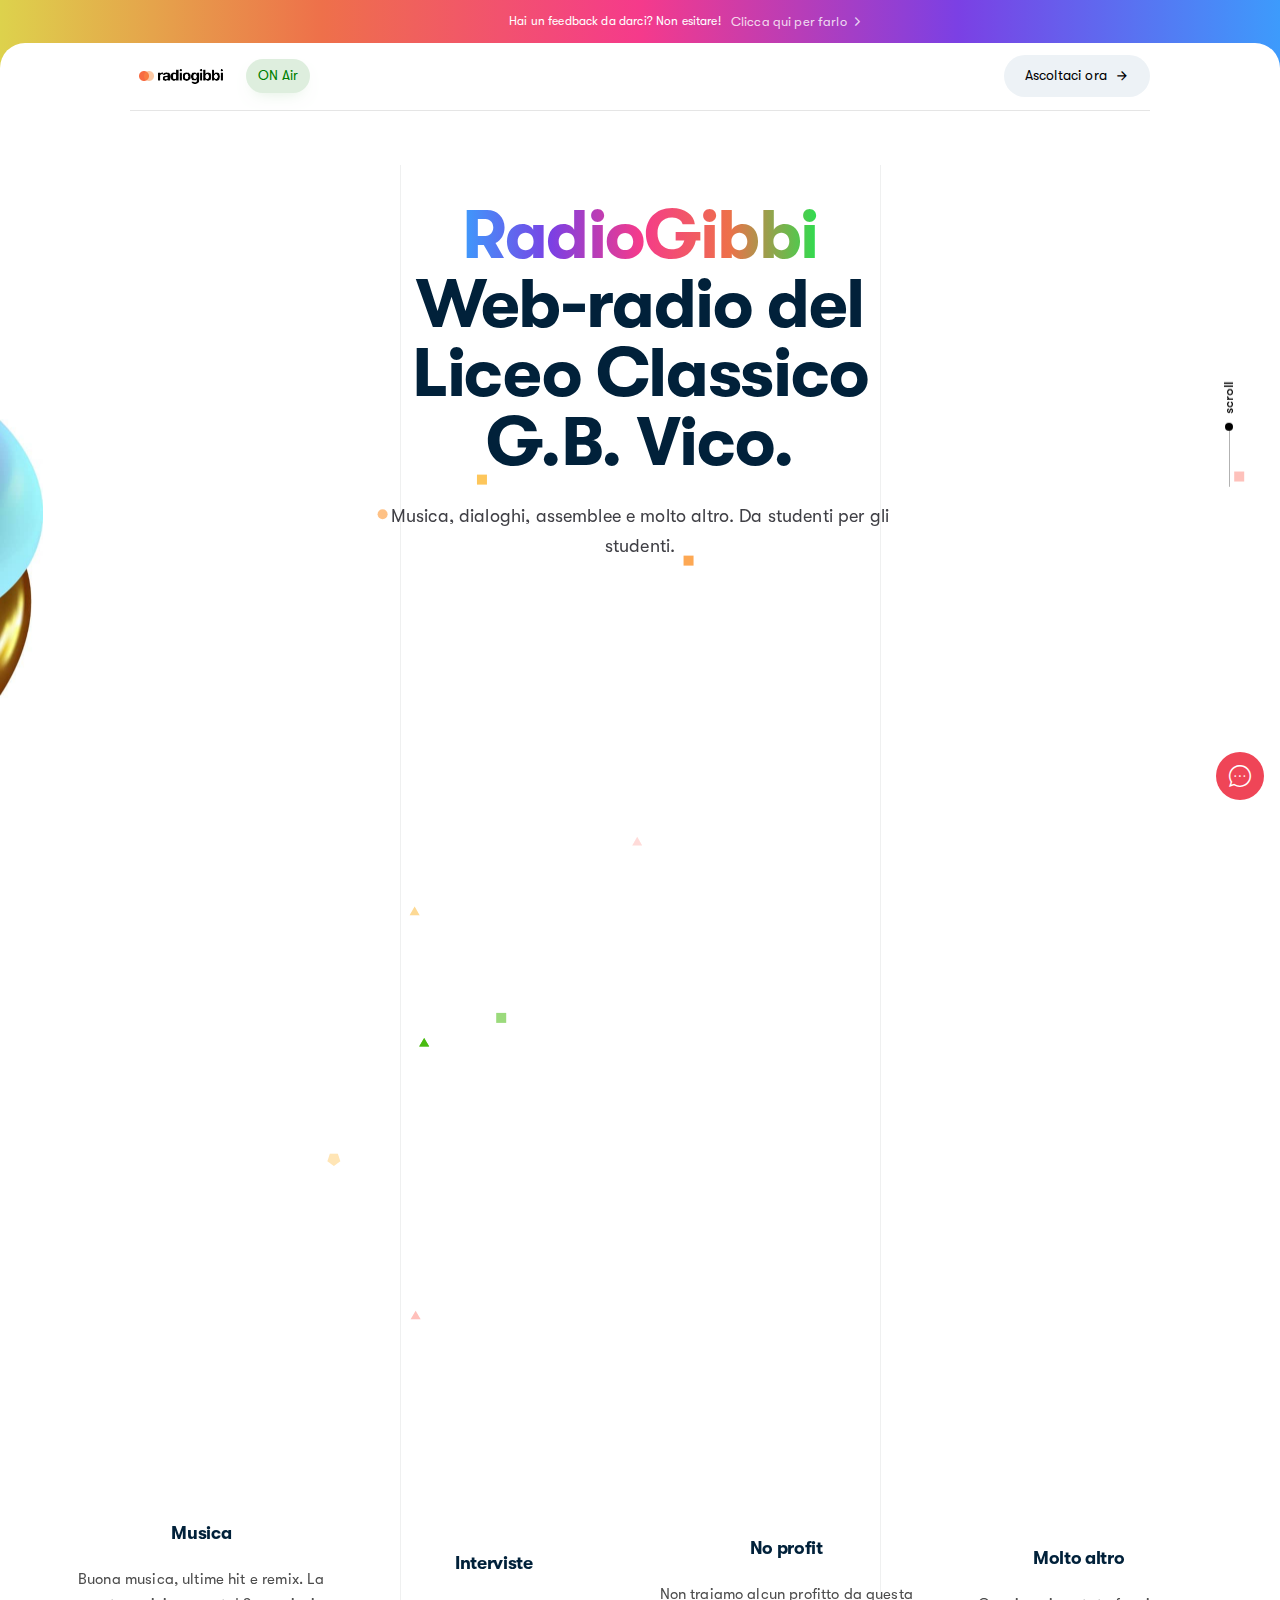
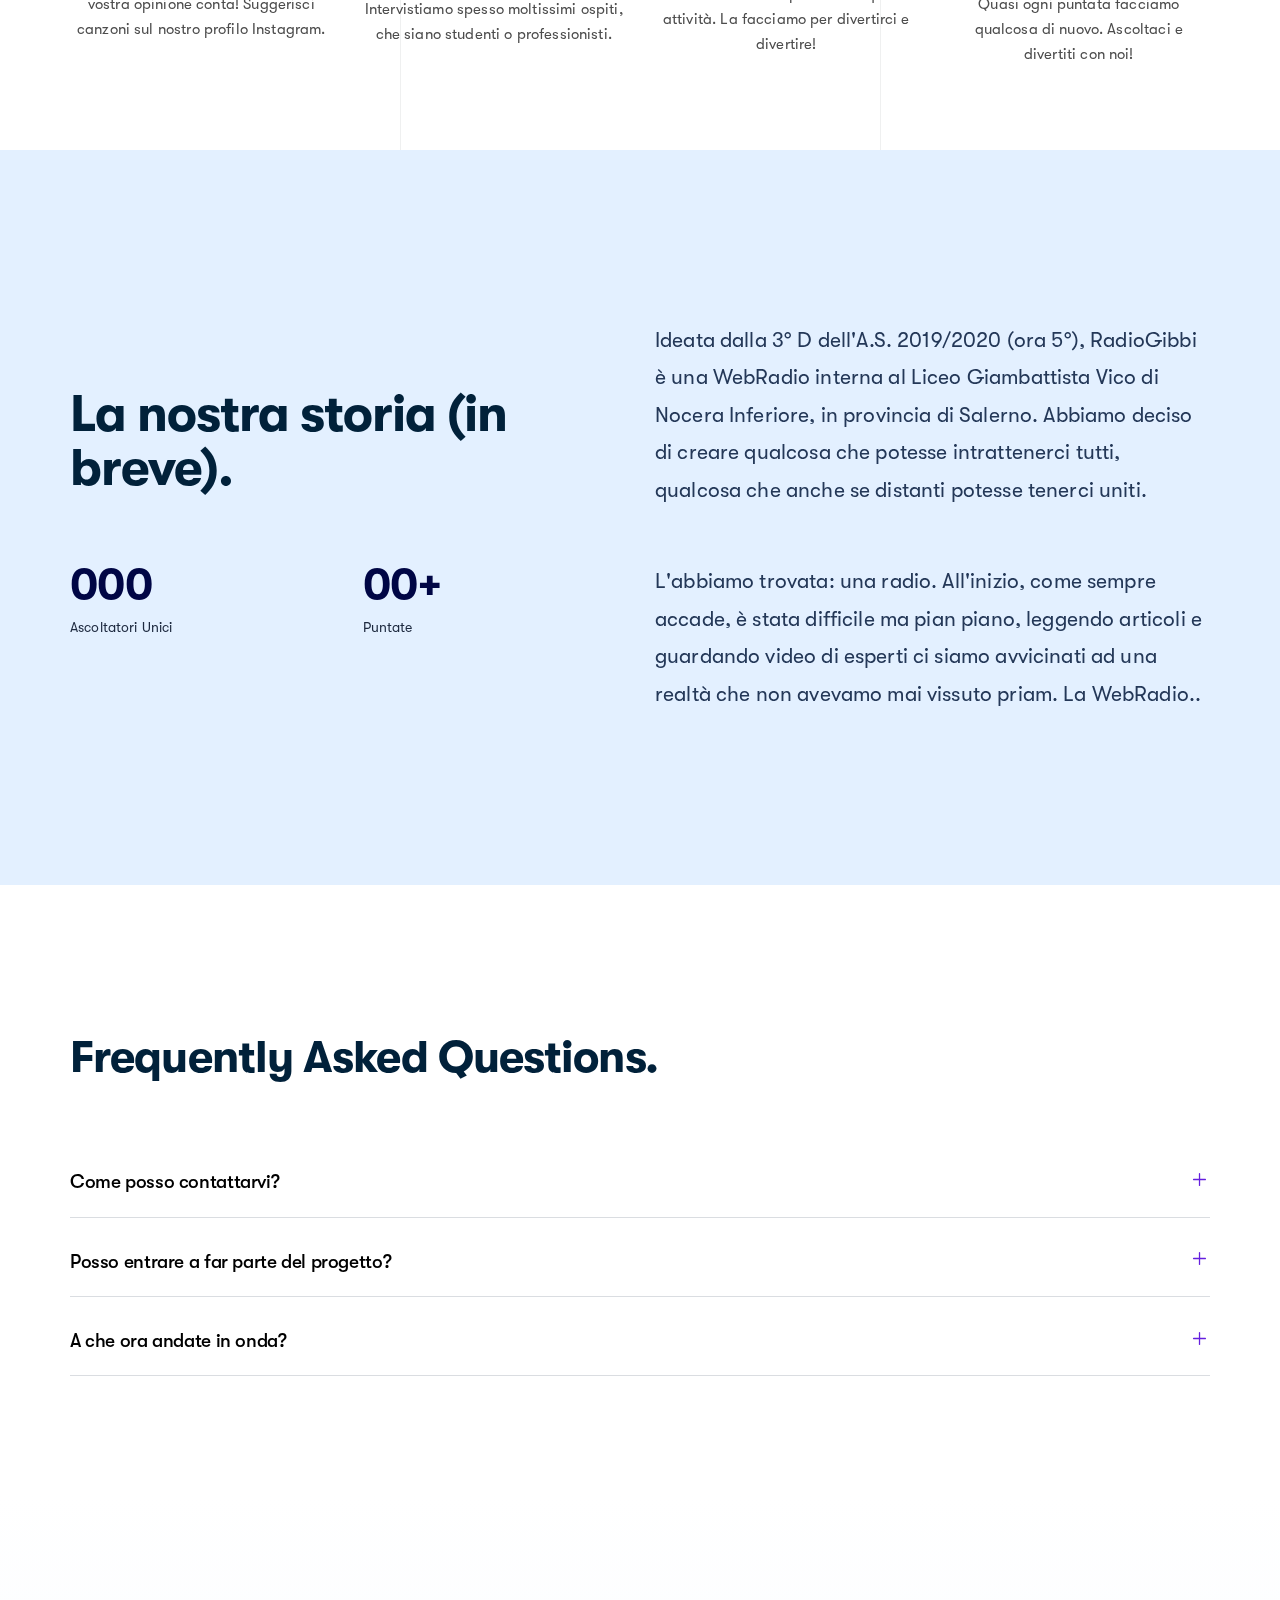
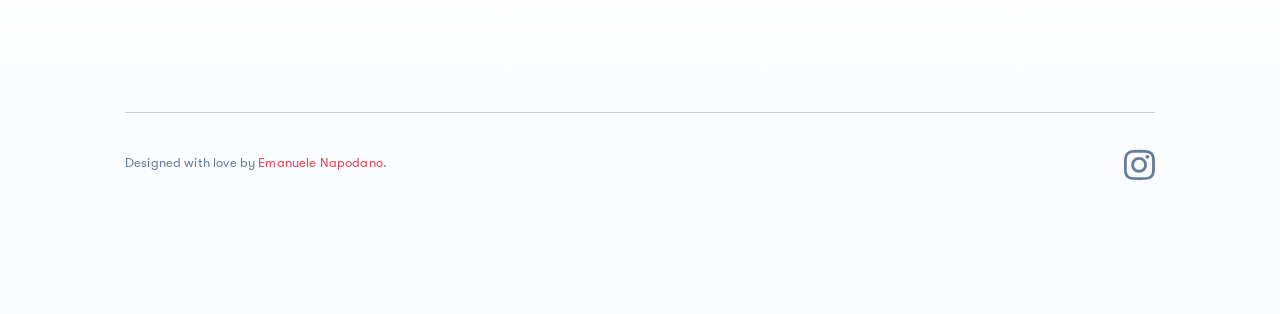
<file: index.html>
<!DOCTYPE html>
<html lang="en-US">
<head itemscope="itemscope" itemtype="http://schema.org/WebSite">
	<meta content="text/html; charset=utf-8" http-equiv="Content-Type">
	<meta content="width=device-width, initial-scale=1.0" name="viewport">
	<meta content="IE=edge" http-equiv="X-UA-Compatible">
	<link href="https://gmpg.org/xfn/11" rel="profile">
	<meta content="yes" name="mobile-web-app-capable">
	<meta content="yes" name="apple-mobile-web-app-capable">
	<link href="https://saaspro.liquid-themes.com/xmlrpc.php" rel="pingback">
	<link href="wp-content/plugins/liquid-wpbakery/assets/css/js_composer.min.css" id="js_composer_front-css" media="all" rel="stylesheet" type="text/css">
	<title>RadioGibbi &ndash; Home</title>
	<script type="text/javascript">
	           var WebFontConfig = WebFontConfig || {};
	           WebFontConfig['active'] = function() {
	               if ( typeof ( window.jQuery ) !== 'undefined' ) {
	                   jQuery(window).trigger('liquid_async_fonts_active');
	               }
	           };
	           WebFontConfig['inactive'] = function() {
	               if ( typeof ( window.jQuery ) !== 'undefined' ) {
	                   jQuery(window).trigger('liquid_async_fonts_inactive');
	               }
	           };
	</script>
	<meta content="max-image-preview:large" name="robots">
	<link href="wp-content/fonts/GT-Walsheim-Bold.woff" rel="preload" type="font/woff2">
	<link href="wp-content/fonts/GT-Walsheim-Bold.woff" rel="preload" type="font/woff">
	<link href="wp-content/fonts/GT-Walsheim-Regular.woff" rel="preload" type="font/woff2">
	<link href="wp-content/fonts/GT-Walsheim-Regular.woff" rel="preload" type="font/woff">
	<link href="wp-content/fonts/GT-Walsheim-Medium.woff" rel="preload" type="font/woff2">
	<link href="wp-content/fonts/GT-Walsheim-Medium.woff" rel="preload" type="font/woff">
	<meta content="LandingHub WordPress Theme" itemprop="name">
	<meta content="https://saaspro.liquid-themes.com/" itemprop="url">
	<link href="//s.w.org" rel="dns-prefetch">
	<link href="https://saaspro.liquid-themes.com/feed/" rel="alternate" title="LandingHub WordPress Theme &raquo; Feed" type="application/rss+xml">
	<link href="https://saaspro.liquid-themes.com/comments/feed/" rel="alternate" title="LandingHub WordPress Theme &raquo; Comments Feed" type="application/rss+xml">
	<link href="fonts/fonts/lqd-essentials.woff" rel="preload" type="font/woff2">
	<script type="text/javascript">
	           window._wpemojiSettings = {"baseUrl":"https:\/\/s.w.org\/images\/core\/emoji\/13.0.1\/72x72\/","ext":".png","svgUrl":"https:\/\/s.w.org\/images\/core\/emoji\/13.0.1\/svg\/","svgExt":".svg","source":{"concatemoji":"https:\/\/saaspro.liquid-themes.com\/wp-includes\/js\/wp-emoji-release.min.js?ver=5.7.6"}};
	           !function(e,a,t){var n,r,o,i=a.createElement("canvas"),p=i.getContext&&i.getContext("2d");function s(e,t){var a=String.fromCharCode;p.clearRect(0,0,i.width,i.height),p.fillText(a.apply(this,e),0,0);e=i.toDataURL();return p.clearRect(0,0,i.width,i.height),p.fillText(a.apply(this,t),0,0),e===i.toDataURL()}function c(e){var t=a.createElement("script");t.src=e,t.defer=t.type="text/javascript",a.getElementsByTagName("head")[0].appendChild(t)}for(o=Array("flag","emoji"),t.supports={everything:!0,everythingExceptFlag:!0},r=0;r<o.length;r++)t.supports[o[r]]=function(e){if(!p||!p.fillText)return!1;switch(p.textBaseline="top",p.font="600 32px Arial",e){case"flag":return s([127987,65039,8205,9895,65039],[127987,65039,8203,9895,65039])?!1:!s([55356,56826,55356,56819],[55356,56826,8203,55356,56819])&&!s([55356,57332,56128,56423,56128,56418,56128,56421,56128,56430,56128,56423,56128,56447],[55356,57332,8203,56128,56423,8203,56128,56418,8203,56128,56421,8203,56128,56430,8203,56128,56423,8203,56128,56447]);case"emoji":return!s([55357,56424,8205,55356,57212],[55357,56424,8203,55356,57212])}return!1}(o[r]),t.supports.everything=t.supports.everything&&t.supports[o[r]],"flag"!==o[r]&&(t.supports.everythingExceptFlag=t.supports.everythingExceptFlag&&t.supports[o[r]]);t.supports.everythingExceptFlag=t.supports.everythingExceptFlag&&!t.supports.flag,t.DOMReady=!1,t.readyCallback=function(){t.DOMReady=!0},t.supports.everything||(n=function(){t.readyCallback()},a.addEventListener?(a.addEventListener("DOMContentLoaded",n,!1),e.addEventListener("load",n,!1)):(e.attachEvent("onload",n),a.attachEvent("onreadystatechange",function(){"complete"===a.readyState&&t.readyCallback()})),(n=t.source||{}).concatemoji?c(n.concatemoji):n.wpemoji&&n.twemoji&&(c(n.twemoji),c(n.wpemoji)))}(window,document,window._wpemojiSettings);
	</script>
	<style type="text/css">
	img.wp-smiley,
	img.emoji {
	   display: inline !important;
	   border: none !important;
	   box-shadow: none !important;
	   height: 1em !important;
	   width: 1em !important;
	   margin: 0 .07em !important;
	   vertical-align: -0.1em !important;
	   background: none !important;
	   padding: 0 !important;
	}
	</style>
	<link href="wp-content/plugins/contact-form-7/includes/css/styles.css" id="contact-form-7-css" media="all" rel="stylesheet" type="text/css">
	<link href="wp-content/themes/landing-hub/assets/vendors/font-awesome/css/font-awesome.min.css" id="font-awesome-css" media="all" rel="stylesheet" type="text/css">
	<link href="wp-content/themes/landing-hub/assets/vendors/bootstrap/css/bootstrap.min.css" id="bootstrap-css" media="all" rel="stylesheet" type="text/css">
	<link href="wp-content/themes/landing-hub/style.css" id="liquid-base-css" media="all" rel="stylesheet" type="text/css">
	<link href="wp-content/themes/landing-hub/assets/css/theme.css" id="liquid-theme-css" media="all" rel="stylesheet" type="text/css">
	<link href="wp-content/themes/landing-hub/assets/css/theme-responsive-min.min.css" id="theme-responsive-min-css" media="screen and (min-width: 1200px)" rel="stylesheet" type="text/css">
	<link href="wp-content/themes/landing-hub/assets/css/theme-responsive-max.min.css" id="theme-responsive-max-css" media="screen and (max-width: 1199px)" rel="stylesheet" type="text/css">
	<link href="wp-content/plugins/liquid-gdpr/assets/css/liquid-gdpr.min.css" id="ld-gdpr-box-css" media="all" rel="stylesheet" type="text/css">
	<link href="wp-content/plugins/landing-hub-core/assets/css/landinghub-core.min.css" id="landinghub-core-css" media="all" rel="stylesheet" type="text/css">
	<script id="jquery-core-js" src="wp-includes/js/jquery/jquery.min.js" type="text/javascript">
	</script>
	<script id="jquery-migrate-js" src="wp-includes/js/jquery/jquery-migrate.min.js" type="text/javascript">
	</script>
	<script id="liquid-typekit-js" src="https://saaspro.liquid-themes.com/wp-content/plugins/landing-hub-core/extensions/redux-typekit/liquid-typekit.js?ver=5.7.6" type="text/javascript">
	</script>
	<link href="https://saaspro.liquid-themes.com/wp-json/" rel="https://api.w.org/">
	<link href="https://saaspro.liquid-themes.com/wp-json/wp/v2/pages/633" rel="alternate" type="application/json">
	<link href="https://saaspro.liquid-themes.com/xmlrpc.php?rsd" rel="EditURI" title="RSD" type="application/rsd+xml">
	<link href="https://saaspro.liquid-themes.com/wp-includes/wlwmanifest.xml" rel="wlwmanifest" type="application/wlwmanifest+xml">
	<meta content="WordPress 5.7.6" name="generator">
	<link href="index.html" rel="canonical">
	<link href="index.html" rel="shortlink">
	<link href="https://saaspro.liquid-themes.com/wp-json/oembed/1.0/embed?url=https%3A%2F%2Fsaaspro.liquid-themes.com%2F" rel="alternate" type="application/json+oembed">
	<link href="https://saaspro.liquid-themes.com/wp-json/oembed/1.0/embed?url=https%3A%2F%2Fsaaspro.liquid-themes.com%2F&amp;format=xml" rel="alternate" type="text/xml+oembed">
	<link href="wp-content/themes/landing-hub/favicon.png" rel="shortcut icon">
	<script type="text/javascript">
	               window.liquidParams = {
	                   currentZIndex: 10
	               }
	</script>
	<style type="text/css">
	.recentcomments a{display:inline !important;padding:0 !important;margin:0 !important;}
	</style>
	<meta content="Powered by WPBakery Page Builder - drag and drop page builder for WordPress." name="generator">
	<style id="liquid-stylesheet-inline-css" type="text/css">
	@font-face {
	font-family:"GT Walsheim";
	src:url(wp-content/fonts/GT-Walsheim-Bold.woff), url(wp-content/fonts/GT-Walsheim-Bold.woff);font-weight:700;
	font-display:swap;
	}
	@font-face {
	font-family:"GT Walsheim";
	src:url(wp-content/fonts/GT-Walsheim-Regular.woff), url(wp-content/fonts/GT-Walsheim-Regular.woff);font-weight:400;
	font-display:swap;
	}
	@font-face {
	font-family:"GT Walsheim";
	src:url(wp-content/fonts/GT-Walsheim-Medium.woff), url(wp-content/fonts/GT-Walsheim-Medium.woff);font-weight:500;
	font-display:swap;
	}
	:root{--color-primary:#0044eb;--color-gradient-start:#00cb99;--color-gradient-stop:#00cb99;--lqd-cc-active-bw:1px;--lqd-cc-active-bg:rgb(0, 0, 0);--lqd-cc-active-bc:rgb(0, 0, 0);}body{font-family:'GT Walsheim', sans-serif ;font-weight:400;line-height:1.666em;letter-spacing:0.01em;font-size:15px;color:#4d4d4d;}.btn{font-family:inherit;}.lqd-post-content, .lqd-post-header .entry-excerpt{font-family:inherit;font-weight:400;line-height:2;font-size:14px;color:#737373;}.h1,h1{font-family:'GT Walsheim', Arial, Helvetica, sans-serif ;font-weight:700;line-height:1.333em;letter-spacing:-0.02em;font-size:54px;color:#01213a;}.h2,h2{font-family:'GT Walsheim', Arial, Helvetica, sans-serif ;font-weight:700;line-height:1.05em;letter-spacing:-0.02em;font-size:42px;color:#01213a;}.h3,h3{font-family:'GT Walsheim', Arial, Helvetica, sans-serif ;font-weight:700;line-height:1.2em;letter-spacing:-0.02em;font-size:51px;color:#01213a;}.h4,h4{font-family:'GT Walsheim', Arial, Helvetica, sans-serif ;font-weight:500;line-height:1.2em;letter-spacing:-0.02em;font-size:42px;color:#01213a;}.h5,h5{font-family:'GT Walsheim', Arial, Helvetica, sans-serif ;font-weight:500;line-height:1.2em;letter-spacing:-0.02em;font-size:20px;color:#01213a;}.h6,h6{font-family:'GT Walsheim', Arial, Helvetica, sans-serif ;font-weight:700;line-height:1.2em;letter-spacing:0.1em;font-size:10px;text-transform:uppercase;color:#01213a;}.titlebar-inner h1{}.titlebar-inner p{}#lqd-site-content{background-image:url( wp-content/uploads/2021/01/bg-pattern.svg);background-repeat:repeat;background-position:center center;}@media screen and (min-width: 992px){body.has-sidebar #lqd-contents-wrap{padding-top:25px;}}@media ( min-width: 1200px ){.is-stuck .lqd-head-sec-wrap{background:rgb(255, 255, 255) !important;}.is-stuck .lqd-head-col > .header-module > p, .is-stuck .lqd-head-col > .header-module .nav-trigger, .is-stuck .lqd-head-col > .header-module .lqd-scrl-indc, .is-stuck .lqd-head-col > .header-module > .lqd-custom-menu, .is-stuck .lqd-head-col > .header-module > .btn-naked, .is-stuck .lqd-head-col > .header-module > .btn-underlined, .is-stuck .lqd-head-col > .header-module > .social-icon li a, .is-stuck .lqd-head-col > .header-module > .lqd-custom-menu > ul > li > a, .is-stuck .lqd-head-col > .header-module > .navbar-collapse .main-nav > li > a, .is-stuck .lqd-head-col > .header-module .ld-module-trigger .ld-module-trigger-txt, .is-stuck .lqd-head-col > .header-module .lqd-module-badge-outline .ld-module-trigger-count, .is-stuck .lqd-head-col > .header-module .ld-module-trigger-icon, .is-stuck .lqd-head-col > .header-module > .lqd-custom-menu .lqd-custom-menu-dropdown-btn{color:rgba(0, 0, 0, 0.81);}.is-stuck .lqd-head-col > .header-module .nav-trigger.bordered .bars:before{border-color:rgba(0, 0, 0, 0.81);}.is-stuck .lqd-head-col > .header-module .nav-trigger .bar, .is-stuck .lqd-head-col > .header-module .lqd-scrl-indc .lqd-scrl-indc-line{background:rgba(0, 0, 0, 0.81);}.is-stuck .lqd-head-col > .header-module > .btn-naked:hover, .is-stuck .lqd-head-col > .header-module > .btn-underlined:hover, .is-stuck .lqd-head-col > .header-module > .social-icon li a:hover, .is-stuck .lqd-head-col > .header-module > .lqd-custom-menu > ul > li > a:hover, .is-stuck .lqd-head-col > .header-module > .navbar-collapse .main-nav > li > a:hover, .is-stuck .lqd-head-col > .header-module > .navbar-collapse .main-nav > li:hover > a, .is-stuck .lqd-head-col > .header-module > .navbar-collapse .main-nav > li.is-active > a, .is-stuck .lqd-head-col > .header-module > .navbar-collapse .main-nav > li.current-menu-ancestor > a, .is-stuck .lqd-head-col > .header-module > .navbar-collapse .main-nav > li.current_page_item > a, .is-stuck .lqd-head-col > .header-module > .navbar-collapse .main-nav > li.current-menu-item > a, .is-stuck .lqd-head-col > .header-module > .iconbox h3, .is-stuck .lqd-head-col > .header-module > .iconbox .iconbox-icon-container{color:rgb(0, 0, 0);}}@media screen and (max-width: 1199px){[data-mobile-nav-style=modern] .lqd-mobile-sec:before{background:rgb(255, 255, 255);}[data-mobile-nav-style=modern] .lqd-mobile-sec .navbar-collapse ul .nav-item-children > li > a, [data-mobile-nav-style=modern] .lqd-mobile-sec .navbar-collapse ul > li > a, [data-mobile-nav-style=modern] .lqd-mobile-sec .navbar-collapse ul.nav.main-nav .nav-item-children > li > a, [data-mobile-nav-style=modern] .lqd-mobile-sec .navbar-collapse ul.nav.main-nav > li > a, [data-mobile-nav-style=modern] .lqd-mobile-sec .megamenu .ld-fancy-heading > *{color:rgb(0, 0, 0);}[data-mobile-nav-style=modern] .lqd-mobile-sec .navbar-collapse ul .nav-item-children > li > a:hover, [data-mobile-nav-style=modern] .lqd-mobile-sec .navbar-collapse ul > li > a:hover, [data-mobile-nav-style=modern] .lqd-mobile-sec .navbar-collapse ul.nav.main-nav .nav-item-children > li > a:hover, [data-mobile-nav-style=modern] .lqd-mobile-sec .navbar-collapse ul.nav.main-nav > li > a:hover{color:rgb(0, 0, 0);}}
	</style>
	<style data-type="vc_custom-css" type="text/css">
	.gradient-word {
	   background: linear-gradient(to right, #3D9BFC, #7B40E4, #F53A8B, #EE704A, #2DDD4F);
	   -webkit-background-clip: text !important;
	   background-clip: text !important;
	   -webkit-text-fill-color: transparent !important;
	   text-fill-color: transparent !important;
	}
	</style>
	<style data-type="vc_shortcodes-custom-css" type="text/css">
	.vc_custom_1611767767518{padding-top: 60px !important;padding-bottom: 50px !important;}.vc_custom_1621001659735{padding-bottom: 35px !important;}.vc_custom_1614343963165{padding-top: 35px !important;padding-bottom: 45px !important;background-image: url(http://saashubfree.liquid-themes.com/wp-content/uploads/2019/10/bg-4.svg?id=683) !important;background-position: center !important;background-repeat: no-repeat !important;background-size: cover !important;}.vc_custom_1614344404888{padding-top: 75px !important;padding-bottom: 35px !important;background-color: #f4f7ff !important;}.vc_custom_1614344337910{padding-top: 60px !important;padding-bottom: 30px !important;}.vc_custom_1611248305657{padding-top: 20px !important;padding-bottom: 20px !important;}.vc_custom_1614342255674{padding-top: 60px !important;padding-bottom: 15px !important;}.vc_custom_1614342277074{padding-top: 50px !important;padding-bottom: 50px !important;}.vc_custom_1614346774247{padding-top: 90px !important;padding-bottom: 90px !important;background-color: #e3f0ff !important;}.vc_custom_1611311332834{padding-top: 80px !important;padding-bottom: 25px !important;}.vc_custom_1614343884838{padding-top: 70px !important;}.vc_custom_1614344138568{padding-bottom: 35px !important;}.vc_custom_1614344011038{padding-top: 15px !important;}.vc_custom_1611341441659{padding-top: 35px !important;padding-bottom: 15px !important;}.vc_custom_1614348590399{margin-right: 10px !important;margin-bottom: 10px !important;margin-left: 10px !important;padding-right: 1em !important;padding-left: 1em !important;}.vc_custom_1614348229733{margin-right: 10px !important;margin-bottom: 10px !important;margin-left: 10px !important;padding-right: 0.5em !important;padding-left: 0.5em !important;}.vc_custom_1611235816858{margin-bottom: 25px !important;}.vc_custom_1611235652269{margin-bottom: 0px !important;}.vc_custom_1611235673521{margin-bottom: 0px !important;}.vc_custom_1611235745195{margin-bottom: 0px !important;}.vc_custom_1611235770820{margin-bottom: 0px !important;}.vc_custom_1611235798660{margin-bottom: 0px !important;}.vc_custom_1611235745195{margin-bottom: 0px !important;}.vc_custom_1611235770820{margin-bottom: 0px !important;}.vc_custom_1611237222930{margin-bottom: 30px !important;}.vc_custom_1611237222930{margin-bottom: 30px !important;}.vc_custom_1611237222930{margin-bottom: 30px !important;}.vc_custom_1611237222930{margin-bottom: 30px !important;}.vc_custom_1611315409676{margin-bottom: 35px !important;}.vc_custom_1611315428838{margin-bottom: 0px !important;border-radius: 4px !important;}.vc_custom_1614341798064{margin-bottom: 0px !important;border-radius: 4px !important;}.vc_custom_1614341832014{margin-bottom: 0px !important;border-radius: 4px !important;}.vc_custom_1611240571721{margin-bottom: 0px !important;border-radius: 4px !important;}.vc_custom_1611240604853{margin-bottom: 0px !important;border-radius: 4px !important;}.vc_custom_1611245530122{padding-bottom: 35px !important;}.vc_custom_1611315614210{margin-bottom: 35px !important;}.vc_custom_1614342210707{margin-bottom: 0px !important;border-radius: 4px !important;}.vc_custom_1611245530122{padding-bottom: 35px !important;}.vc_custom_1611315648789{margin-bottom: 35px !important;}.vc_custom_1614346545248{margin-bottom: 0px !important;border-radius: 4px !important;}.vc_custom_1611245530122{padding-bottom: 35px !important;}.vc_custom_1611315767111{margin-bottom: 35px !important;}.vc_custom_1614346578574{margin-bottom: 0px !important;border-radius: 4px !important;}.vc_custom_1611248686536{margin-bottom: 35px !important;}.vc_custom_1615556810191{margin-bottom: 0px !important;}.vc_custom_1615556810191{margin-bottom: 0px !important;}.vc_custom_1615556810191{margin-bottom: 0px !important;}.vc_custom_1615556810191{margin-bottom: 0px !important;}.vc_custom_1611315213533{margin-bottom: 20px !important;}.vc_custom_1611305229104{margin-bottom: 10px !important;}.vc_custom_1611305229104{margin-bottom: 10px !important;}.vc_custom_1611311233885{margin-bottom: 30px !important;padding-right: 15px !important;padding-left: 15px !important;}.vc_custom_1614341506871{margin-left: -1px !important;}.vc_custom_1611314562351{margin-left: -1px !important;}.vc_custom_1611311599893{padding-top: 40px !important;padding-right: 15px !important;padding-bottom: 40px !important;padding-left: 15px !important;background: #ffffff url(wp-content/uploads/2021/01/Mask-Group-1.svg) !important;background-position: 0 0 !important;background-repeat: no-repeat !important;border-radius: 10px !important;}.vc_custom_1611311690614{padding-right: 0.25em !important;padding-left: 0.25em !important;}.vc_custom_1587634210152{margin-top: 50px !important;}.vc_custom_1611235816858{margin-bottom: 25px !important;}.vc_custom_1611235652269{margin-bottom: 0px !important;}.vc_custom_1611235673521{margin-bottom: 0px !important;}.vc_custom_1611235745195{margin-bottom: 0px !important;}.vc_custom_1611235770820{margin-bottom: 0px !important;}.vc_custom_1611235798660{margin-bottom: 0px !important;}.vc_custom_1611314088575{margin-bottom: 0px !important;}.vc_custom_1611235770820{margin-bottom: 0px !important;}.vc_custom_1614345414070{margin-bottom: -100px !important;padding-top: 55px !important;padding-right: 15px !important;padding-bottom: 55px !important;padding-left: 15px !important;background-color: #030343 !important;background-position: 0 0 !important;background-repeat: no-repeat !important;border-radius: 10px !important;}
	</style><noscript>
	<style>
	.wpb_animate_when_almost_visible { opacity: 1; }
	</style></noscript>
	<style data-type="vc_shortcodes-custom-css" type="text/css">
	.vc_custom_1614343502101{padding-top: 5px !important;padding-bottom: 45px !important;padding-left: 11vw !important;}.vc_custom_1602575482100{margin-top: -40px !important;padding-right: 9vw !important;padding-left: 9vw !important;background-color: #ffffff !important;}.vc_custom_1602575993628{padding-right: 9vw !important;padding-left: 9vw !important;}.vc_custom_1611317137689{padding-bottom: 10vh !important;}.vc_custom_1611317128244{padding-bottom: 10vh !important;}.vc_custom_1602575672224{padding-right: 5px !important;}.vc_custom_1602575663878{padding-left: 5px !important;}.vc_custom_1602579772973{margin-bottom: 55px !important;}.vc_custom_1611229596109{padding-top: 10px !important;padding-bottom: 10px !important;}
	</style>
	<style data-type="vc_shortcodes-custom-css" type="text/css">
	.vc_custom_1603460647892{padding-top: 80px !important;}.vc_custom_1603371093599{margin-bottom: 10px !important;}.vc_custom_1603371070570{margin-bottom: 30px !important;}.vc_custom_1573207925041{padding-top: 25px !important;}.vc_custom_1603371005892{margin-bottom: 30px !important;}.vc_custom_1603371019912{margin-bottom: 30px !important;}
	</style>
</head>
<body class="home page-template-default page page-id-633 wp-embed-responsive lqd-pf-single lqd-pf-single-style-1 site-wide-layout lazyload-enabled page-has-left-stickybar page-has-right-stickybar wpb-js-composer js-comp-ver-6.6.0 vc_responsive" data-lqd-cc="true" data-mobile-header-scheme="light" data-mobile-logo-alignment="default" data-mobile-nav-align="left" data-mobile-nav-breakpoint="1199" data-mobile-nav-scheme="light" data-mobile-nav-style="minimal" data-mobile-nav-trigger-alignment="right" dir="ltr" itemscope="itemscope" itemtype="http://schema.org/WebPage">
	<section>
		<h2 class="screen-reader-text">Skip links</h2>
		<ul class="liquid-skip-link screen-reader-text">
			<li>
				<a class="screen-reader-shortcut" href="#primary">Skip to primary navigation</a>
			</li>
			<li>
				<a class="screen-reader-shortcut" href="#content">Skip to content</a>
			</li>
		</ul>
	</section>
	<div class="lqd-cc-wrap">
		<div class="lqd-cc lqd-cc--inner">
			<span class="lqd-cc-solid-bg"></span>
			<div class="lqd-cc-solid lqd-cc-explore">
				<div class="lqd-cc-solid-inner">
					<span class="lqd-cc-solid-txt d-flex overflow-hidden justify-content-center text-center"><span class="d-flex">Explore</span></span>
				</div>
			</div>
			<div class="lqd-cc-solid lqd-cc-drag">
				<div class="lqd-cc-solid-inner">
					<span class="lqd-cc-solid-ext lqd-cc-solid-ext-left"><i class="lqd-icn-ess icon-ion-caret-back"></i></span> <span class="lqd-cc-solid-txt d-flex overflow-hidden justify-content-center text-center"><span class="d-flex">Drag</span></span> <span class="lqd-cc-solid-ext lqd-cc-solid-ext-right"><i class="lqd-icn-ess icon-ion-caret-forward"></i></span>
				</div>
			</div>
			<div class="lqd-cc-arrow">
				<svg height="80" viewbox="0 0 80 80" width="80" xmlns="http://www.w3.org/2000/svg">
				<path d="M60.4993 0V4.77005H8.87285L80 75.9207L75.7886 79.1419L4.98796 8.35478V60.4993H0V0H60.4993Z"></path></svg>
			</div>
			<div class="lqd-cc-custom-icon">
				<span class="lqd-cc-ci"><i class="lqd-icn-ess icon-ion-ios-add"></i></span>
			</div>
		</div>
		<div class="lqd-cc lqd-cc--outer"></div>
	</div>
	<div id="wrap">
		<header class="header site-header main-header" data-megamenu-slide="true" data-sticky-header="true" data-sticky-values-measured="false" id="header" itemscope="itemscope" itemtype="http://schema.org/WPHeader">
			<div class="lqd-head-sec-wrap pos-rel lqd-hide-onstuck vc_custom_1614343502101" style="background:linear-gradient(270deg, rgb(61, 155, 252) 0%, rgb(123, 64, 228) 25.15923566878981%, rgb(245, 58, 139) 50%, rgb(238, 112, 74) 74.8407643312102%, #ddd24c 100%);">
				<div class="lqd-head-sec container d-flex align-items-stretch">
					<div class="col lqd-head-col vc_custom_1602575672224 text-right text-right">
						<style>
						.ld_fancy_heading_626051f5f35b7 p{color:rgb(255, 255, 255);}.ld_fancy_heading_626051f5f35b7 p {font-size:12px; } .ld_fancy_heading_626051f5f35b7 .lqd-highlight-inner{height:0.275em;bottom:0px;}.ld_fancy_heading_626051f5f35b7 p {font-size:12px; } 
						</style>
						<div class="ld-fancy-heading ld_fancy_heading_626051f5f35b7">
							<p class="ld-fh-element lqd-highlight-underline lqd-highlight-grow-left text-decoration-default">Hai un feedback da darci? Non esitare!</p>
						</div>
					</div>
					<div class="col lqd-head-col vc_custom_1602575663878 text-left text-left">
						<div class="header-module module-button">
							<style>
							.ld_button_626051f600322.btn-icon-solid .btn-icon{background:rgba(255, 255, 255, 0.8);}.ld_button_626051f600322.btn-icon-circle.btn-icon-ripple .btn-icon:before{border-color:rgba(255, 255, 255, 0.8);}.ld_button_626051f600322.btn-icon-solid:hover .btn-icon{background:rgb(255, 255, 255);}.ld_button_626051f600322{color:rgba(255, 255, 255, 0.8);font-size:13px;line-height:1em;--element-line-height:1em;}.ld_button_626051f600322:hover{color:rgb(255, 255, 255);}
							</style><a class="btn btn-naked btn-has-label ld_header_button_626051f600045 ld_button_626051f600322" href="mailto:info@radiogibbi.ml"><span><span class="btn-txt" data-text="Learn more">Clicca qui per farlo</span> <span class="btn-icon"><i class="lqd-icn-ess icon-ion-ios-arrow-forward"></i></span></span></a>
						</div>
					</div>
				</div>
			</div>
			<div class="lqd-head-sec-wrap pos-rel vc_custom_1602575482100" style="border-radius:25px 25px 0 0;">
				<div class="lqd-head-sec container-fluid d-flex align-items-stretch">
					<div class="col lqd-head-col">
						<style>
						.ld_header_image_626051f600d48{padding-top:24px;padding-bottom:24px;}
						</style>
						<div class="header-module module-logo no-rotate navbar-brand-plain ld_header_image_626051f600d48" id="ld_header_image_626051f600d48">
							<a class="navbar-brand" href="https://radiogibbi.ml" rel="home"><span class="navbar-brand-inner"><img alt="RadioGibbi" class="logo-default" src="wp-content/uploads/2020/10/logo.png"></span><span class="link-badge">ON Air</span></a>
						</div>
					</div>
					<div class="col lqd-head-col">
						<style>
						.ld_header_menu_626051f601165 > li > a, .navbar-fullscreen .ld_header_menu_626051f601165 > li > a{color:rgb(88, 88, 88);}.ld_header_menu_626051f601165 > li:hover > a, .navbar-fullscreen .ld_header_menu_626051f601165 > li > a:hover{color:rgb(0, 0, 0);}.ld_header_menu_626051f601165 > li.is-active > a, .ld_header_menu_626051f601165 > li.current_page_item > a, .ld_header_menu_626051f601165 > li.current-menu-item > a, .ld_header_menu_626051f601165 > li.current-menu-ancestor > a, .navbar-fullscreen .ld_header_menu_626051f601165 > li.is-active > a, .navbar-fullscreen .ld_header_menu_626051f601165 > li.current_page_item > a, .navbar-fullscreen .ld_header_menu_626051f601165 > li.current-menu-item > a, .navbar-fullscreen .ld_header_menu_626051f601165 > li.current-menu-ancestor > a{color:rgb(0, 0, 0);}.ld_header_menu_626051f601165{--lqd-menu-items-top-padding:3px;--lqd-menu-items-right-padding:30px;--lqd-menu-items-bottom-padding:3px;--lqd-menu-items-left-padding:30px;}
						</style>
						<div class="header-module module-primary-nav pos-stc">
							<div aria-expanded="false" class="collapse navbar-collapse lqd-submenu-cover" id="main-header-collapse" role="navigation">
								<ul class="main-nav lqd-menu-counter-right ld_header_menu_626051f601165 main-nav-hover-underline-1 nav align-items-lg-stretch justify-content-lg-default-align" data-localscroll="true" data-localscroll-options='{"itemsSelector": "&gt; li &gt; a", "trackWindowScroll": true}' data-submenu-options='{"toggleType":"fade","handler":"mouse-in-out"}' id="primary-nav">
									
									
									
									
								</ul>
							</div>
						</div>
					</div>
					<div class="col lqd-head-col text-right text-lg-right">
						<div class="header-module module-button">
							<style>
							.ld_button_626051f62b016.btn-icon-solid .btn-icon{background:rgb(237, 242, 246);}.ld_button_626051f62b016.btn-icon-circle.btn-icon-ripple .btn-icon:before{border-color:rgb(237, 242, 246);}.ld_button_626051f62b016.btn-icon-solid:hover .btn-icon{background:rgb(0, 0, 0);}.ld_button_626051f62b016{background-color:rgb(237, 242, 246);border-color:rgb(237, 242, 246);color:rgb(0, 0, 0);font-size:14px;line-height:1.25em;--element-line-height:1.25em;}.ld_button_626051f62b016:hover{background-color:rgb(0, 0, 0);border-color:rgb(0, 0, 0);color:rgb(255, 255, 255);}.ld_button_626051f62b016 .btn-gradient-bg-hover{background:-webkit-linear-gradient(to right, rgb(0, 0, 0) 0%, rgb(0, 0, 0) 100%);background:linear-gradient(to right, rgb(0, 0, 0) 0%, rgb(0, 0, 0) 100%);}.ld_button_626051f62b016 .btn-gradient-border defs stop:first-child{stop-color:rgb(237, 242, 246);}.ld_button_626051f62b016 .btn-gradient-border defs stop:last-child{stop-color:rgb(237, 242, 246);}.ld_button_626051f62b016:hover .btn-gradient-border defs stop:first-child{stop-color:rgb(0, 0, 0);}.ld_button_626051f62b016:hover .btn-gradient-border defs stop:last-child{stop-color:rgb(0, 0, 0);}
							</style><a class="btn btn-solid btn-sm circle border-none btn-has-label ld_header_button_626051f62af35 ld_button_626051f62b016" href="/live"><span><span class="btn-txt" data-text="Ascoltaci ora">Ascoltaci ora</span> <span class="btn-icon"><i class="lqd-icn-ess icon-md-arrow-forward"></i></span></span></a>
						</div>
					</div>
				</div>
			</div>
			<div class="lqd-head-sec-wrap pos-rel lqd-hide-onstuck vc_custom_1602575993628" style="">
				<div class="lqd-head-sec container-fluid d-flex align-items-stretch">
					<div class="col lqd-head-col">
						<div class="vc_separator wpb_content_element vc_separator_align_center vc_sep_width_100 vc_sep_pos_align_center vc_separator_no_text vc_custom_1602579772973 vc_custom_1602579772973">
							<span class="vc_sep_holder vc_sep_holder_l"><span class="vc_sep_line" style="border-color:rgb(0,0,0);border-color:rgba(0,0,0,0.1);"></span></span><span class="vc_sep_holder vc_sep_holder_r"><span class="vc_sep_line" style="border-color:rgb(0,0,0);border-color:rgba(0,0,0,0.1);"></span></span>
						</div>
					</div>
				</div>
			</div>
			<div class="lqd-stickybar-wrap lqd-stickybar-left vc_custom_1611317137689">
				<div class="lqd-stickybar">
					<div class="col lqd-head-col"></div>
					<div class="col lqd-head-col text-center text-center">
						<div class="header-module">
							<style>
							.ld_custom_menu_626051f62bf40 > ul > li > a{font-size:14px;line-height:1em;font-weight:600;color:rgb(0, 0, 0);}.ld_custom_menu_626051f62bf40 > ul > li > a:hover, .ld_custom_menu_626051f62bf40 li.is-active > a{color:rgba(0, 0, 0, 0.65);}
							</style>
							
						</div>
					</div>
					<div class="col lqd-head-col"></div>
				</div>
			</div>
			<div class="lqd-stickybar-wrap lqd-stickybar-right vc_custom_1611317128244">
				<div class="lqd-stickybar">
					<div class="col lqd-head-col"></div>
					<div class="col lqd-head-col text-center text-center">
						<div class="header-module">
							<div class="lqd-scrl-indc ld_header_scroll_indicator_626051f62c284" data-lqd-scroll-indicator="true" id="ld_header_scroll_indicator_626051f62c284">
								<a data-localscroll="true" href="#wrap"><span class="lqd-scrl-indc-inner"><span class="lqd-scrl-indc-txt">scroll</span> <span class="lqd-scrl-indc-line"><span class="lqd-scrl-indc-el"></span></span></span></a>
							</div>
						</div>
					</div>
					<div class="col lqd-head-col text-right">
						<div class="header-module module-button">
							<style>
							.ld_button_626051f62c456 .btn-icon{color:rgb(255, 255, 255);font-size:22px;width:48px !important;height:48px !important;}.ld_button_626051f62c456.btn-icon-solid .btn-icon{background:rgb(239, 69, 87);}.ld_button_626051f62c456.btn-icon-solid:hover .btn-icon{background:rgb(0, 0, 0);}
							</style><a class="btn btn-naked btn-icon-custom-size btn-icon-circle btn-icon-solid btn-no-label ld_header_button_626051f62c3b4 ld_button_626051f62c456" data-lity="#contact-modal" href="#contact-modal"><span><span class="btn-icon"><i class="lqd-icn-ess icon-speech-bubble"></i></span></span></a>
						</div>
					</div>
				</div>
			</div>
			<div class="lqd-head-sec-wrap pos-rel" style="">
				<div class="lqd-head-sec container d-flex align-items-stretch">
					<div class="col lqd-head-col">
						<div class="lqd-modal lity-hide" data-modal-type="box" id="contact-modal">
							<div class="lqd-modal-inner">
								<div class="lqd-modal-head">
									<h2></h2>
								</div>
								<div class="lqd-modal-content">
									<div class="vc_row vc_inner vc_row-fluid vc_custom_1611229596109 liquid-row-shadowbox-626051f62cd72">
										<div class="ld-container container-fluid">
											<div class="row ld-row ld-row-inner">
												<div class="wpb_column vc_column_container vc_col-sm-12 liquid-column-626051f62ceb7">
													<div class="vc_column-inner">
														<div class="wpb_wrapper">
															<style>
															.ld_fancy_heading_626051f62d001 h3 {font-size:18px; } .ld_fancy_heading_626051f62d001 h3 {margin-bottom:1em !important;  } .ld_fancy_heading_626051f62d001 .lqd-highlight-inner{height:0.275em;bottom:0px;}.ld_fancy_heading_626051f62d001 h3 {font-size:18px; } .ld_fancy_heading_626051f62d001 h3 {margin-bottom:1em !important;  } 
															</style>
															<div class="ld-fancy-heading ld_fancy_heading_626051f62d001">
																<h3 class="ld-fh-element lqd-highlight-underline lqd-highlight-grow-left text-decoration-default">Invia un messaggio</h3>
															</div>
															<div class="vc_separator wpb_content_element vc_separator_align_center vc_sep_width_100 vc_sep_pos_align_center vc_separator_no_text">
																<span class="vc_sep_holder vc_sep_holder_l"><span class="vc_sep_line" style="border-color:#f2f2f2;"></span></span><span class="vc_sep_holder vc_sep_holder_r"><span class="vc_sep_line" style="border-color:#f2f2f2;"></span></span>
															</div>
															<style>
															.ld_cf7_626051f62d8b9 input, .ld_cf7_626051f62d8b9 select, .ld_cf7_626051f62d8b9 textarea, .ld_cf7_626051f62d8b9 .ui-button.ui-selectmenu-button{background:rgb(250, 250, 250);}
															</style>
															<div class="lqd-contact-form lqd-contact-form-inputs-filled lqd-contact-form-inputs-round lqd-contact-form-button-block lqd-contact-form-button-round ld_cf7_626051f62d8b9" id="ld_cf7_626051f62d8b9">
																<div class="wpcf7" dir="ltr" id="wpcf7-f916-o1" lang="en-GB" role="form">
																	<div class="screen-reader-response">
																		<p aria-atomic="true" aria-live="polite" role="status"></p>
																		<ul></ul>
																	</div>
																	<form action="index.html#wpcf7-f916-o1" class="wpcf7-form init" data-status="init" method="post" novalidate="novalidate">
																		<div style="display: none;">
																			<input name="_wpcf7" type="hidden" value="916"> <input name="_wpcf7_version" type="hidden" value="5.3.2"> <input name="_wpcf7_locale" type="hidden" value="en_GB"> <input name="_wpcf7_unit_tag" type="hidden" value="wpcf7-f916-o1"> <input name="_wpcf7_container_post" type="hidden" value="0"> <input name="_wpcf7_posted_data_hash" type="hidden" value="">
																		</div>
																		<p><span class="wpcf7-form-control-wrap text-791"><input aria-invalid="false" aria-required="true" class="wpcf7-form-control wpcf7-text wpcf7-validates-as-required" name="text-791" placeholder="Nome" size="40" type="text" value=""></span><span class="wpcf7-form-control-wrap email-359"><input aria-invalid="false" aria-required="true" class="wpcf7-form-control wpcf7-text wpcf7-email wpcf7-validates-as-required wpcf7-validates-as-email" name="email-359" placeholder="Email" size="40" type="email" value=""></span><span class="wpcf7-form-control-wrap textarea-422">
																		<textarea aria-invalid="false" aria-required="true" class="wpcf7-form-control wpcf7-textarea wpcf7-validates-as-required" cols="10" name="textarea-422" placeholder="Messaggio" rows="4"></textarea></span><input class="wpcf7-form-control wpcf7-submit" type="submit" value="Invia Messaggio"></p>
																		<div aria-hidden="true" class="wpcf7-response-output"></div>
																	</form>
																</div>
															</div>
														</div>
													</div>
												</div>
											</div>
										</div>
									</div>
								</div>
								<div class="lqd-modal-foot"></div>
							</div>
						</div>
					</div>
				</div>
			</div>
			<div class="lqd-mobile-sec">
				<div class="lqd-mobile-sec-inner navbar-header d-flex align-items-stretch">
					<a class="navbar-brand" href="https://radiogibbi.ml"><span class="navbar-brand-inner"><img alt="RadioGibbi" class="logo-default" src="wp-content/uploads/2020/10/logo_mobile.png"></span></a>
				</div>
				
			</div>
		</header>
		<main class="content" id="lqd-site-content">
			<div id="lqd-contents-wrap">
				<style>
				@media (min-width: 992px) { .liquid-row-responsive-60b74fbac72f8 {padding-top:35px !important;  }  }    
				</style>
				<section class="vc_row vc_custom_1611767767518 liquid-row-responsive-60b74fbac72f8 liquid-row-shadowbox-60b74fbac7314 vc_row-o-full-height">
					<div class="ld-container container">
						<div class="row ld-row ld-row-outer vc_row-no-column-align">
							<div class="wpb_column vc_column_container vc_col-sm-12 liquid-column-60b74fbac76e9">
								<div class="vc_column-inner">
									<div class="wpb_wrapper">
										<div class="ld-particles-container lqd-particles-as-bg ld_particles_60b74fbac77e8">
											<div class="ld-particles-inner" data-particles="true" data-particles-options='{"particles":{"number":{"value":5},"color":{"value":["#fdc14c","#fd5c4c","#48bb0f","#fda44c"]},"shape":{"type":["circle","edge","triangle","polygon"]},"opacity":{"random":true},"size":{"value":5},"move":{"out_mode":"out"}},"interactivity":[],"retina_detect":true,"asBG":true}' id="lqd-1611230331606-91ba8f6f-a5f8"></div>
										</div>
										<style>
										.ld_images_group_container_60b74fbac7f21{position:absolute;}.ld_images_group_container_60b74fbac7f21 {top:20% !important; left:0px !important;  } 
										</style>
										<div class="lqd-imggrp-container ld_images_group_container_60b74fbac7f21" data-move-element='{ "target": ".ld-container", "type": "insertBefore" }' data-parallax="true" data-parallax-from='{"y":114}' data-parallax-options='{"overflowHidden":false,"ease":"linear","start":"top bottom"}' data-parallax-to='{"y":-122}' id="ld_images_group_container_60b74fbac7f21">
											<div class="lqd-imggrp-inner">
												<div class="lqd-imggrp-single ld_images_group_element_60b74fbac82c6" id="ld_images_group_element_60b74fbac82c6">
													<div class="lqd-imggrp-img-container">
														<figure>
															<img alt="" class=" ld-lazyload" data-aspect="" data-src="wp-content/uploads/2020/10/Mask-Group-3_2x.jpg" data-srcset="" height="279" src="data:image/svg+xml,%3Csvg%20xmlns='http://www.w3.org/2000/svg'%20viewBox='0%200%20%20'%3E%3C/svg%3E" width="43">
														</figure>
													</div>
												</div>
											</div>
										</div>
									</div>
								</div>
							</div>
							<style>
							@media (min-width: 992px) { .liquid-column-responsive-60b74fbac9a1d > .vc_column-inner {padding-right:10% !important; padding-left:10% !important;  }  } @media (min-width: 1200px) { .liquid-column-responsive-60b74fbac9a1d > .vc_column-inner {padding-right:15% !important; padding-left:15% !important;  }  } 
							</style>
							<div class="wpb_column vc_column_container vc_col-sm-12 vc_col-lg-offset-2 vc_col-lg-8 vc_col-md-offset-1 vc_col-md-10 text-center liquid-column-60b74fbac9a1b liquid-column-responsive-60b74fbac9a1d">
								<div class="vc_column-inner">
									<div class="wpb_wrapper" data-ca-options='{"triggerHandler":"inview","animationTarget":"all-childs","duration":"1800","delay":"180","ease":"power4.out","direction":"forward","initValues":{"y":35,"rotationX":10,"rotationY":25,"transformOriginX":50,"transformOriginY":50,"transformOriginZ":"0px","opacity":0},"animations":{"y":0,"rotationX":0,"rotationY":0,"transformOriginX":50,"transformOriginY":50,"transformOriginZ":"0px","opacity":1}}' data-custom-animations="true">
										<style>
										.ld_fancy_heading_60b74fbac9b86 h1 {font-size:12vw; } @media (min-width: 768px) { .ld_fancy_heading_60b74fbac9b86 h1 {font-size:69px; }  } .ld_fancy_heading_60b74fbac9b86 h1 {line-height:1em; } .ld_fancy_heading_60b74fbac9b86 h1 {--element-line-height:1em; } .ld_fancy_heading_60b74fbac9b86 h1 {font-weight:600; } .ld_fancy_heading_60b74fbac9b86 h1 {letter-spacing:-0.02em; } .ld_fancy_heading_60b74fbac9b86 h1 {margin-bottom:0.35em !important;  } .ld_fancy_heading_60b74fbac9b86 .lqd-highlight-inner{height:0.275em;bottom:0px;}.ld_fancy_heading_60b74fbac9b86 h1 {font-size:12vw; } @media (min-width: 768px) { .ld_fancy_heading_60b74fbac9b86 h1 {font-size:69px; }  } .ld_fancy_heading_60b74fbac9b86 h1 {line-height:1em; } .ld_fancy_heading_60b74fbac9b86 h1 {--element-line-height:1em; } .ld_fancy_heading_60b74fbac9b86 h1 {font-weight:600; } .ld_fancy_heading_60b74fbac9b86 h1 {letter-spacing:-0.02em; } .ld_fancy_heading_60b74fbac9b86 h1 {margin-bottom:0.35em !important;  } 
										</style>
										<div class="ld-fancy-heading ld_fancy_heading_60b74fbac9b86">
											<h1 class="ld-fh-element lqd-highlight-underline lqd-highlight-grow-left text-decoration-default lqd-split-lines" data-split-options='{"type":"lines"}' data-split-text="true"><span class="gradient-word">RadioGibbi</span><br>Web-radio del Liceo Classico G.B. Vico.</h1>
										</div>
										<style>
										.ld_fancy_heading_60b74fbaca5ec p{color:rgb(64, 64, 70);}.ld_fancy_heading_60b74fbaca5ec p {font-size:16px; } @media (min-width: 768px) { .ld_fancy_heading_60b74fbaca5ec p {font-size:18px; }  } .ld_fancy_heading_60b74fbaca5ec p {line-height:30px; } .ld_fancy_heading_60b74fbaca5ec p {--element-line-height:30px; } .ld_fancy_heading_60b74fbaca5ec .lqd-highlight-inner{height:0.275em;bottom:0px;}.ld_fancy_heading_60b74fbaca5ec p {font-size:16px; } @media (min-width: 768px) { .ld_fancy_heading_60b74fbaca5ec p {font-size:18px; }  } .ld_fancy_heading_60b74fbaca5ec p {line-height:30px; } .ld_fancy_heading_60b74fbaca5ec p {--element-line-height:30px; } 
										</style>
										<div class="ld-fancy-heading ld_fancy_heading_60b74fbaca5ec">
											<p class="ld-fh-element lqd-highlight-underline lqd-highlight-grow-left text-decoration-default lqd-split-lines" data-split-options='{"type":"lines"}' data-split-text="true">Musica, dialoghi, assemblee e molto altro. Da studenti per gli studenti.

</p>
										</div>
										<style>
										.ld_spacer_60b74fbacad09{height:20px;}
										</style>
										<div class="ld-empty-space ld_spacer_60b74fbacad09"></div>
										<style>
										.ld_button_626051f63e79e.btn-icon-solid:hover .btn-icon{background:rgb(0, 0, 0);}.ld_button_626051f63e79e:hover{background-color:rgb(0, 0, 0);border-color:rgb(0, 0, 0);}.ld_button_626051f63e79e .btn-gradient-bg-hover{background:-webkit-linear-gradient(to right, rgb(0, 0, 0) 0%, rgb(0, 0, 0) 100%);background:linear-gradient(to right, rgb(0, 0, 0) 0%, rgb(0, 0, 0) 100%);}.ld_button_626051f63e79e:hover .btn-gradient-border defs stop:first-child{stop-color:rgb(0, 0, 0);}.ld_button_626051f63e79e:hover .btn-gradient-border defs stop:last-child{stop-color:rgb(0, 0, 0);}.ld_button_626051f63e79e{font-size:17px;line-height:1.5em;--element-line-height:1.5em;}
										</style><a class="btn btn-solid btn-hover-txt-switch btn-hover-txt-switch-y circle border-none btn-has-label ld_button_626051f63e79e vc_custom_1614348590399"  href="https://instagram.com/radio_gibbi"><span><span class="btn-txt" data-delay-options='{"elements": ".lqd-chars", "delayType": "animation", "startDelay": 0, "delayBetween": 32.5}' data-split-options='{"type": "chars, words"}' data-split-text="true" data-text="Instagram" data-transition-delay="true">Instagram</span> <span class="btn-icon"><i class="lqd-icn-ess icon-md-arrow-forward"></i></span></span></a>
										<style>
										.ld_button_626051f63ed84.btn-icon-solid .btn-icon{background:rgb(237, 237, 237);}.ld_button_626051f63ed84.btn-icon-circle.btn-icon-ripple .btn-icon:before{border-color:rgb(237, 237, 237);}.ld_button_626051f63ed84.btn-icon-solid:hover .btn-icon{background:rgb(0, 0, 0);}.ld_button_626051f63ed84 .btn-icon{color:rgb(66, 91, 255);}.ld_button_626051f63ed84{color:rgb(0, 0, 0);border-color:rgb(237, 237, 237);font-size:17px;line-height:1.5em;--element-line-height:1.5em;}.ld_button_626051f63ed84:hover{background-color:rgb(0, 0, 0);border-color:rgb(0, 0, 0);}.ld_button_626051f63ed84 .btn-gradient-bg-hover{background:-webkit-linear-gradient(to right, rgb(0, 0, 0) 0%, rgb(0, 0, 0) 100%);background:linear-gradient(to right, rgb(0, 0, 0) 0%, rgb(0, 0, 0) 100%);}.ld_button_626051f63ed84:hover .btn-gradient-border defs stop:first-child{stop-color:rgb(0, 0, 0);}.ld_button_626051f63ed84:hover .btn-gradient-border defs stop:last-child{stop-color:rgb(0, 0, 0);}
										</style><a class="btn btn-default btn-hover-txt-switch btn-hover-txt-switch-y circle btn-bordered border-thick btn-icon-left btn-hover-swp btn-has-label  vc_custom_1614348229733" href="/live"><span><span class="btn-txt" data-delay-options='{"elements": ".lqd-chars", "delayType": "animation", "startDelay": 0, "delayBetween": 32.5}' data-split-options='{"type": "chars, words"}' data-split-text="true" data-text="Ascoltaci ora" data-transition-delay="true">Ascoltaci ora</span> <span class="btn-icon"><i class="lqd-icn-ess icon-ion-ios-play"></i></span> <span class="btn-icon"><i class="lqd-icn-ess icon-ion-ios-play"></i></span></span></a>
									</div>
								</div>
							</div>
							<style>
							@media (min-width: 768px) { .liquid-column-responsive-60b74fbacae6a > .vc_column-inner {padding-top:50px !important;  }  } 
							</style>
							<div class="wpb_column vc_column_container vc_col-sm-12 vc_col-lg-offset-2 vc_col-lg-8 vc_col-md-offset-1 vc_col-md-10 vc_col-xs-12 text-center liquid-column-60b74fbacae68 liquid-column-responsive-60b74fbacae6a">
								<div class="vc_column-inner vc_custom_1611341441659">
									<div class="wpb_wrapper">
										<div class="vc_row vc_inner vc_row-fluid liquid-row-shadowbox-60b74fbacafcd" data-ca-options='{"triggerHandler":"inview","animationTarget":".wpb_column","duration":"1800","startDelay":"850","delay":"180","ease":"power4.out","direction":"forward","initValues":{"y":35,"transformOriginX":50,"transformOriginY":50,"transformOriginZ":"0px","opacity":0},"animations":{"y":0,"transformOriginX":50,"transformOriginY":50,"transformOriginZ":"0px","opacity":1}}' data-custom-animations="true">
											<div class="ld-container container-fluid">
												<div class="row ld-row ld-row-inner">
													<div class="wpb_column vc_column_container vc_col-sm-4 text-center liquid-column-60b74fbacb142">
														<div class="vc_column-inner">
															<div class="wpb_wrapper">
																
																
															</div>
														</div>
													</div>
													<div class="wpb_column vc_column_container vc_col-sm-4 text-center liquid-column-60b74fbacbc20">
														<div class="vc_column-inner">
															<div class="wpb_wrapper">
																<style>
																.ld_icon_box_60b74fbacbd0c .iconbox-icon-container{color:rgb(0, 108, 227);font-size:14px;width:30px !important;height:30px !important;background:rgb(246, 245, 255);border-radius:px;}.ld_icon_box_60b74fbacbd0c .iconbox-icon-container:before{border-color:rgb(246, 245, 255);}.ld_icon_box_60b74fbacbd0c h3{margin-bottom:1px;font-size:14px;}
																</style>
																
															</div>
														</div>
													</div>
													<div class="wpb_column vc_column_container vc_col-sm-4 text-center liquid-column-60b74fbacc665">
														<div class="vc_column-inner">
															<div class="wpb_wrapper">
																<style>
																.ld_icon_box_60b74fbacc746 .iconbox-icon-container{color:rgb(0, 108, 227);font-size:14px;width:30px !important;height:30px !important;background:rgb(246, 245, 255);border-radius:px;}.ld_icon_box_60b74fbacc746 .iconbox-icon-container:before{border-color:rgb(246, 245, 255);}.ld_icon_box_60b74fbacc746 h3{margin-bottom:1px;font-size:14px;}
																</style>
																
															</div>
														</div>
													</div>
												</div>
											</div>
										</div>
									</div>
								</div>
							</div>
							<div class="wpb_column vc_column_container vc_col-sm-12 vc_col-lg-offset-1 vc_col-lg-10 text-center liquid-column-60b74fbaccb93">
								<div class="vc_column-inner">
									<div class="wpb_wrapper">
										<div class="lqd-imggrp-container ld_images_group_container_60b74fbaccc79" data-ca-options='{"triggerHandler":"inview","animationTarget":".lqd-imggrp-single","duration":"1800","startDelay":"1450","delay":"180","ease":"power4.out","direction":"forward","initValues":{"y":80,"scaleX":0.85,"scaleY":0.85,"opacity":0},"animations":{"y":0,"scaleX":1,"scaleY":1,"opacity":1}}' data-custom-animations="true" id="ld_images_group_container_60b74fbaccc79">
											<div class="lqd-imggrp-inner">
												<p></p>
												<style>
												.ld_images_group_element_60b74fbaccd7c{position:absolute;}.ld_images_group_element_60b74fbaccd7c {right:-100px !important; bottom:-230px !important; left:-100px !important;  } .ld_images_group_element_60b74fbaccd7c {right:-100px !important; bottom:-230px !important; left:-100px !important;  } 
												</style>
												<p></p>
												<div class="lqd-imggrp-single ld_images_group_element_60b74fbaccd7c" id="ld_images_group_element_60b74fbaccd7c">
													<div class="lqd-imggrp-img-container">
														<figure class="loaded">
															<img alt="" class="attachment-full size-full" height="659" src="wp-content/uploads/2021/01/BG-Lines.svg" width="953">
														</figure>
													</div>
												</div>
												<div class="lqd-imggrp-single ld_images_group_element_60b74fbace2e8" data-hover3d="true" data-roundness="8" data-shadow-style="4" id="ld_images_group_element_60b74fbace2e8">
													<div class="lqd-imggrp-img-container" data-stacking-factor="1">
														<figure>
															<img alt="" class=" ld-lazyload" data-aspect="" data-src="wp-content/uploads/2021/01/head.jpg" data-srcset="wp-content/uploads/2021/01/head.jpg 300w, wp-content/uploads/2021/01/head.jpg 1024w, wp-content/uploads/2021/01/head.jpg 1682w" height="513" src="data:image/svg+xml,%3Csvg%20xmlns='http://www.w3.org/2000/svg'%20viewBox='0%200%20%20'%3E%3C/svg%3E" width="841">
														</figure>
													</div>
												</div>
												<style>
												.ld_images_group_element_60b74fbacf664{position:absolute;}.ld_images_group_element_60b74fbacf664 {top:10% !important; left:-5% !important;  } .ld_images_group_element_60b74fbacf664 {top:10% !important; left:-5% !important;  } 
												</style>
												<div class="lqd-imggrp-single ld_images_group_element_60b74fbacf664" data-roundness="8" id="ld_images_group_element_60b74fbacf664">
													<div class="lqd-imggrp-img-container" data-parallax="true" data-parallax-from='{"y":-11,"rotationZ":-1}' data-parallax-options='{"overflowHidden":false,"ease":"linear","start":"top bottom"}' data-parallax-to='{"y":185,"rotationZ":15}'>
														<figure>
															<img alt="" class=" ld-lazyload" data-aspect="" data-src="wp-content/uploads/2021/01/1_2x.png" data-srcset="" height="59" src="data:image/svg+xml,%3Csvg%20xmlns='http://www.w3.org/2000/svg'%20viewBox='0%200%20%20'%3E%3C/svg%3E" width="38">
														</figure>
													</div>
												</div>
												<style>
												.ld_images_group_element_60b74fbad0398{position:absolute;}.ld_images_group_element_60b74fbad0398 {top:70% !important; right:-5% !important;  } .ld_images_group_element_60b74fbad0398 {top:70% !important; right:-5% !important;  } 
												</style>
												<div class="lqd-imggrp-single ld_images_group_element_60b74fbad0398" data-roundness="8" id="ld_images_group_element_60b74fbad0398">
													<div class="lqd-imggrp-img-container" data-parallax="true" data-parallax-from='{"y":99,"rotationZ":-1}' data-parallax-options='{"overflowHidden":false,"ease":"linear","start":"top bottom"}' data-parallax-to='{"y":-165,"rotationZ":15}'>
														<figure>
															<img alt="" class=" ld-lazyload" data-aspect="" data-src="wp-content/uploads/2021/01/2_2x.png" data-srcset="" height="61" src="data:image/svg+xml,%3Csvg%20xmlns='http://www.w3.org/2000/svg'%20viewBox='0%200%20%20'%3E%3C/svg%3E" width="59">
														</figure>
													</div>
												</div>
											</div>
										</div>
									</div>
								</div>
							</div>
						</div>
					</div>
				</section>
				<section class="vc_row liquid-row-shadowbox-60b74fbad1086">
					<div class="ld-container container-fluid">
						<div class="row ld-row ld-row-outer">
							<div class="wpb_column vc_column_container vc_col-sm-12 liquid-column-60b74fbad11d8">
								<div class="vc_column-inner">
									<div class="wpb_wrapper">
										<style>
										.ld_custom_menu_60b74fbad12db > ul > li > a{font-size:14px;line-height:1.15em;color:rgb(0, 0, 0);background:rgb(255, 255, 255);}.ld_custom_menu_60b74fbad12db{background:rgb(255, 255, 255);}.ld_custom_menu_60b74fbad12db > ul > li > a:hover, .ld_custom_menu_60b74fbad12db li.is-active > a{color:rgb(255, 255, 255);background:rgb(0, 0, 0);}
										</style>
										
				</section>
				<section class="vc_row vc_custom_1621001659735 liquid-row-shadowbox-60b74fbad146c">
					<div class="ld-container container-fluid">
						<div class="row ld-row ld-row-outer">
							<div class="wpb_column vc_column_container vc_col-sm-12 vc_col-md-offset-3 vc_col-md-6 text-center liquid-column-60b74fbad15bb">
								<div class="vc_column-inner vc_custom_1611235816858">
									<div class="wpb_wrapper">
										<style>
										.ld_fancy_heading_60b74fbad16e3 p{color:rgb(4, 60, 57);}.ld_fancy_heading_60b74fbad16e3 p {font-size:14px; } .ld_fancy_heading_60b74fbad16e3 .lqd-highlight-inner{height:0.275em;bottom:0px;}.ld_fancy_heading_60b74fbad16e3 p {font-size:14px; } 
										</style>
										
									</div>
								</div>
							</div>
							<div class="wpb_column vc_column_container vc_col-sm-12 liquid-column-60b74fbad1e54">
								<div class="vc_column-inner">
									<div class="wpb_wrapper">
										<style>
										.carousel-container.ld_carousel_marquee_tab_626051f63f21d .carousel-item{width:33.333333333333%;flex-basis:33.333333333333%;padding-inline-start:15px;padding-inline-end:15px;margin-inline-start:15px;margin-inline-end:15px;}.carousel-container.ld_carousel_marquee_tab_626051f63f21d .carousel-items.row{margin-inline-start:-15px;margin-inline-end:-15px;}@media (min-width: 768px) {.carousel-container.ld_carousel_marquee_tab_626051f63f21d .carousel-item { width:20%; flex-basis: 20%; }}
										</style>
										
				</section>
				<section class="vc_row vc_custom_1614343963165 liquid-row-shadowbox-60b74fbad6d2a vc_row-has-fill vc_row-has-bg lqd-has-bg-markup row-bg-appended" data-bg-image="url" data-row-bg="http://saashubfree.liquid-themes.com/wp-content/uploads/2019/10/bg-4.svg?id=683" id="features" style="background-position:50% -100% !important;">
					<span class="row-bg-loader"></span>
					<div class="row-bg-wrap">
						<div class="row-bg-inner">
							<figure class="row-bg"></figure>
						</div>
					</div>
					<div class="ld-container container">
						<div class="row ld-row ld-row-outer">
							<div class="wpb_column vc_column_container vc_col-sm-6 vc_col-md-3 text-center liquid-column-60b74fbad6f06">
								<div class="vc_column-inner vc_custom_1611237222930">
									<div class="wpb_wrapper">
										<style>
										.ld_images_group_element_60b74fbad6fff {margin-bottom:30px !important;  } .ld_images_group_element_60b74fbad6fff {margin-bottom:30px !important;  } 
										</style>
										<div class="lqd-imggrp-single ld_images_group_element_60b74fbad6fff" id="ld_images_group_element_60b74fbad6fff">
											<div class="lqd-imggrp-img-container">
												<figure>
													<img alt="" class=" ld-lazyload" data-aspect="" data-src="wp-content/uploads/2021/01/1.png">

												</figure>
											</div>
										</div>
										<style>
										.ld_fancy_heading_60b74fbad84c5 h3 {font-size:18px; } .ld_fancy_heading_60b74fbad84c5 h3 {margin-bottom:1.25em !important;  } .ld_fancy_heading_60b74fbad84c5 .lqd-highlight-inner{height:0.275em;bottom:0px;}.ld_fancy_heading_60b74fbad84c5 h3 {font-size:18px; } .ld_fancy_heading_60b74fbad84c5 h3 {margin-bottom:1.25em !important;  } 
										</style>
										<div class="ld-fancy-heading ld_fancy_heading_60b74fbad84c5">
											<h3 class="ld-fh-element lqd-highlight-underline lqd-highlight-grow-left text-decoration-default">Musica</h3>
										</div>
										<style>
										.ld_fancy_heading_60b74fbad8de0 .lqd-highlight-inner{height:0.275em;bottom:0px;}
										</style>
										<div class="ld-fancy-heading ld_fancy_heading_60b74fbad8de0">
											<p class="ld-fh-element lqd-highlight-underline lqd-highlight-grow-left text-decoration-default">Buona musica, ultime hit e remix. La vostra opinione conta! Suggerisci canzoni sul nostro profilo Instagram.</p>
										</div>
									</div>
								</div>
							</div>
							<div class="wpb_column vc_column_container vc_col-sm-6 vc_col-md-3 text-center liquid-column-60b74fbad962a">
								<div class="vc_column-inner vc_custom_1611237222930">
									<div class="wpb_wrapper">
										<style>
										.ld_images_group_element_60b74fbad96ea {margin-bottom:30px !important;  } @media (min-width: 768px) { .ld_images_group_element_60b74fbad96ea {margin-top:30px !important;  }  } .ld_images_group_element_60b74fbad96ea {margin-bottom:30px !important;  } @media (min-width: 768px) { .ld_images_group_element_60b74fbad96ea {margin-top:30px !important;  }  } 
										</style>
										<div class="lqd-imggrp-single ld_images_group_element_60b74fbad96ea" data-roundness="4" data-shadow-style="3" id="ld_images_group_element_60b74fbad96ea">
											<div class="lqd-imggrp-img-container">
												<figure>
													<img alt="" class=" ld-lazyload" data-aspect="" data-src="wp-content/uploads/2021/01/2.png">

												</figure>
											</div>
										</div>
										<style>
										.ld_fancy_heading_60b74fbadab80 h3 {font-size:18px; } .ld_fancy_heading_60b74fbadab80 h3 {margin-bottom:1.25em !important;  } .ld_fancy_heading_60b74fbadab80 .lqd-highlight-inner{height:0.275em;bottom:0px;}.ld_fancy_heading_60b74fbadab80 h3 {font-size:18px; } .ld_fancy_heading_60b74fbadab80 h3 {margin-bottom:1.25em !important;  } 
										</style>
										<div class="ld-fancy-heading ld_fancy_heading_60b74fbadab80">
											<h3 class="ld-fh-element lqd-highlight-underline lqd-highlight-grow-left text-decoration-default">Interviste</h3>
										</div>
										<style>
										.ld_fancy_heading_60b74fbadb560 .lqd-highlight-inner{height:0.275em;bottom:0px;}
										</style>
										<div class="ld-fancy-heading ld_fancy_heading_60b74fbadb560">
											<p class="ld-fh-element lqd-highlight-underline lqd-highlight-grow-left text-decoration-default">Intervistiamo spesso moltissimi ospiti, che siano studenti o professionisti.</p>
										</div>
									</div>
								</div>
							</div>
							<div class="wpb_column vc_column_container vc_col-sm-6 vc_col-md-3 text-center liquid-column-60b74fbadbe90">
								<div class="vc_column-inner vc_custom_1611237222930">
									<div class="wpb_wrapper">
										<style>
										.ld_images_group_element_60b74fbadbf4a {margin-bottom:30px !important;  } @media (min-width: 768px) { .ld_images_group_element_60b74fbadbf4a {margin-top:15px !important;  }  } .ld_images_group_element_60b74fbadbf4a {margin-bottom:30px !important;  } @media (min-width: 768px) { .ld_images_group_element_60b74fbadbf4a {margin-top:15px !important;  }  } 
										</style>
										<div class="lqd-imggrp-single ld_images_group_element_60b74fbadbf4a" data-roundness="4" id="ld_images_group_element_60b74fbadbf4a">
											<div class="lqd-imggrp-img-container">
												<figure>
													<img alt="" class=" ld-lazyload" data-aspect="" data-src="wp-content/uploads/2021/01/3.png">

												</figure>
											</div>
										</div>
										<style>
										.ld_fancy_heading_60b74fbadd3a9 h3 {font-size:18px; } .ld_fancy_heading_60b74fbadd3a9 h3 {margin-bottom:1.25em !important;  } .ld_fancy_heading_60b74fbadd3a9 .lqd-highlight-inner{height:0.275em;bottom:0px;}.ld_fancy_heading_60b74fbadd3a9 h3 {font-size:18px; } .ld_fancy_heading_60b74fbadd3a9 h3 {margin-bottom:1.25em !important;  } 
										</style>
										<div class="ld-fancy-heading ld_fancy_heading_60b74fbadd3a9">
											<h3 class="ld-fh-element lqd-highlight-underline lqd-highlight-grow-left text-decoration-default">No profit</h3>
										</div>
										<style>
										.ld_fancy_heading_60b74fbaddc7e .lqd-highlight-inner{height:0.275em;bottom:0px;}
										</style>
										<div class="ld-fancy-heading ld_fancy_heading_60b74fbaddc7e">
											<p class="ld-fh-element lqd-highlight-underline lqd-highlight-grow-left text-decoration-default">Non traiamo alcun profitto da questa attività. La facciamo per divertirci e divertire!</p>
										</div>
									</div>
								</div>
							</div>
							<div class="wpb_column vc_column_container vc_col-sm-6 vc_col-md-3 text-center liquid-column-60b74fbade4f3">
								<div class="vc_column-inner vc_custom_1611237222930">
									<div class="wpb_wrapper">
										<style>
										.ld_images_group_element_60b74fbade5b6 {margin-bottom:30px !important;  } @media (min-width: 768px) { .ld_images_group_element_60b74fbade5b6 {margin-top:25px !important;  }  } .ld_images_group_element_60b74fbade5b6 {margin-bottom:30px !important;  } @media (min-width: 768px) { .ld_images_group_element_60b74fbade5b6 {margin-top:25px !important;  }  } 
										</style>
										<div class="lqd-imggrp-single ld_images_group_element_60b74fbade5b6" id="ld_images_group_element_60b74fbade5b6">
											<div class="lqd-imggrp-img-container">
												<figure>
													<img alt="" class=" ld-lazyload" data-aspect="" data-src="wp-content/uploads/2021/01/4.png">
												</figure>
											</div>
										</div>
										<style>
										.ld_fancy_heading_60b74fbadfbb7 h3 {font-size:18px; } .ld_fancy_heading_60b74fbadfbb7 h3 {margin-bottom:1.25em !important;  } .ld_fancy_heading_60b74fbadfbb7 .lqd-highlight-inner{height:0.275em;bottom:0px;}.ld_fancy_heading_60b74fbadfbb7 h3 {font-size:18px; } .ld_fancy_heading_60b74fbadfbb7 h3 {margin-bottom:1.25em !important;  } 
										</style>
										<div class="ld-fancy-heading ld_fancy_heading_60b74fbadfbb7">
											<h3 class="ld-fh-element lqd-highlight-underline lqd-highlight-grow-left text-decoration-default">Molto altro</h3>
										</div>
										<style>
										.ld_fancy_heading_60b74fbae0483 .lqd-highlight-inner{height:0.275em;bottom:0px;}
										</style>
										<div class="ld-fancy-heading ld_fancy_heading_60b74fbae0483">
											<p class="ld-fh-element lqd-highlight-underline lqd-highlight-grow-left text-decoration-default">Quasi ogni puntata facciamo qualcosa di nuovo. Ascoltaci e divertiti con noi!</p>
										</div>
									</div>
								</div>
							</div>
						</div>
					</div>
				</section>
				
				<style>
				@media (min-width: 992px) { .liquid-row-responsive-60b74fbae5df0 {padding-top:100px !important; padding-bottom:45px !important;  }  }    
				</style>
				
				
				
				<style>
				@media (min-width: 768px) { .liquid-row-responsive-60b74fbaee688 {padding-top:80px !important; padding-bottom:30px !important;  }  } @media (min-width: 992px) { .liquid-row-responsive-60b74fbaee688 {padding-top:120px !important;  }  }    
				</style>
				
				<style>
				@media (min-width: 992px) { .liquid-row-responsive-60b74fbaf002a {margin-bottom:35px !important;  }  }    
				</style>
				
				<style>
				@media (min-width: 992px) { .liquid-row-responsive-60b74fbaf1bc1 {padding-top:120px !important; padding-bottom:120px !important;  }  }    
				</style>
				<section class="vc_row vc_custom_1614346774247 liquid-row-responsive-60b74fbaf1bc1 liquid-row-shadowbox-60b74fbaf1bd5 vc_row-has-fill vc_row-has-bg" data-bg-image="url" id="testimonials">
					<div class="ld-container container">
						<div class="row ld-row ld-row-outer vc_row-o-content-middle vc_row-flex">
							<div class="wpb_column vc_column_container vc_col-sm-12 vc_col-md-6 liquid-column-60b74fbaf1d6e">
								<div class="vc_column-inner">
									<div class="wpb_wrapper">
										<style>
										.ld_fancy_heading_60b74fbaf1e8a h6 {margin-bottom:2em !important;  } .ld_fancy_heading_60b74fbaf1e8a .lqd-highlight-inner{height:0.275em;bottom:0px;}.ld_fancy_heading_60b74fbaf1e8a h6 {margin-bottom:2em !important;  } 
										</style>
										
										<style>
										.ld_fancy_heading_60b74fbaf25b1 h2 {font-size:10vw; } @media (min-width: 768px) { .ld_fancy_heading_60b74fbaf25b1 h2 {font-size:51px; }  } .ld_fancy_heading_60b74fbaf25b1 h2 {margin-bottom:0.35em !important;  } .ld_fancy_heading_60b74fbaf25b1 .lqd-highlight-inner{height:0.275em;bottom:0.15em;background:rgba(177, 204, 255, 0.35);}.ld_fancy_heading_60b74fbaf25b1 h2 {font-size:10vw; } @media (min-width: 768px) { .ld_fancy_heading_60b74fbaf25b1 h2 {font-size:51px; }  } .ld_fancy_heading_60b74fbaf25b1 h2 {margin-bottom:0.35em !important;  } 
										</style>
										<div class="ld-fancy-heading ld_fancy_heading_60b74fbaf25b1">
											<h2 class="ld-fh-element lqd-highlight-underline lqd-highlight-grow-left text-decoration-default">La nostra storia (in breve).</h2>
										</div>
										<style>
										.ld_fancy_heading_60b74fbaf2d16 p {font-size:17px; } .ld_fancy_heading_60b74fbaf2d16 p {line-height:1.47em; } .ld_fancy_heading_60b74fbaf2d16 p {--element-line-height:1.47em; } .ld_fancy_heading_60b74fbaf2d16 p {margin-right:10% !important;  } .ld_fancy_heading_60b74fbaf2d16 .lqd-highlight-inner{height:0.275em;bottom:0px;}.ld_fancy_heading_60b74fbaf2d16 p {font-size:17px; } .ld_fancy_heading_60b74fbaf2d16 p {line-height:1.47em; } .ld_fancy_heading_60b74fbaf2d16 p {--element-line-height:1.47em; } .ld_fancy_heading_60b74fbaf2d16 p {margin-right:10% !important;  } 
										</style>
										<br><div></div>
										<br>
										<div class="vc_row vc_inner vc_row-fluid liquid-row-shadowbox-60b74fbaf306c">
											<div class="ld-container container-fluid">
												<div class="row ld-row ld-row-inner">
													<div class="wpb_column vc_column_container vc_col-sm-6 liquid-column-60b74fbaf31a1">
														<div class="vc_column-inner">
															<div class="wpb_wrapper">
																<style>
																.ld_counter_60b74fbaf324c .lqd-counter-element{font-size:44px;line-height:1em;margin-bottom:1px;}.ld_counter_60b74fbaf324c{color:rgb(0, 6, 69);}
																</style>
																<div class="lqd-counter lqd-counter-default mb-2 ld_counter_60b74fbaf324c" id="ld_counter_60b74fbaf324c">
																	<div class="lqd-counter-element" data-counter-options='{"targetNumber":"400"}' data-enable-counter="true">
																		<span>400</span>
																	</div>
																</div>
																<style>
																.ld_fancy_heading_60b74fbaf332b p{color:rgb(29, 41, 63);}.ld_fancy_heading_60b74fbaf332b p {font-size:14px; } .ld_fancy_heading_60b74fbaf332b .lqd-highlight-inner{height:0.275em;bottom:0px;}.ld_fancy_heading_60b74fbaf332b p {font-size:14px; } 
																</style>
																<div class="ld-fancy-heading ld_fancy_heading_60b74fbaf332b">
																	<p class="ld-fh-element lqd-highlight-underline lqd-highlight-grow-left text-decoration-default">Ascoltatori Unici</p>
																</div>
																<div class="wpb_single_image wpb_content_element vc_align_ liquid_vc_single_image-60b74fbaf3f8e">
																	
																</div>
															</div>
														</div>
													</div>
													<div class="wpb_column vc_column_container vc_col-sm-6 liquid-column-60b74fbaf4083">
														<div class="vc_column-inner">
															<div class="wpb_wrapper">
																<style>
																.ld_counter_60b74fbaf40ec .lqd-counter-element{font-size:44px;line-height:1em;margin-bottom:1px;}.ld_counter_60b74fbaf40ec{color:rgb(0, 6, 69);}
																</style>
																<div class="lqd-counter lqd-counter-default mb-2 ld_counter_60b74fbaf40ec" id="ld_counter_60b74fbaf40ec">
																	<div class="lqd-counter-element" data-counter-options='{"targetNumber":"50+"}' data-enable-counter="true">
																		<span>50+</span>
																	</div>
																</div>
																<div class="wpb_single_image wpb_content_element vc_align_ liquid_vc_single_image-60b74fbb00b11">
																	
																</div>
																<style>
																.ld_fancy_heading_60b74fbb00bd6 p{color:rgb(29, 41, 63);}.ld_fancy_heading_60b74fbb00bd6 p {font-size:14px; } .ld_fancy_heading_60b74fbb00bd6 .lqd-highlight-inner{height:0.275em;bottom:0px;}.ld_fancy_heading_60b74fbb00bd6 p {font-size:14px; } 
																</style>
																<div class="ld-fancy-heading ld_fancy_heading_60b74fbb00bd6">
																	<p class="ld-fh-element lqd-highlight-underline lqd-highlight-grow-left text-decoration-default">Puntate</p>
																</div>
															</div>
														</div>
													</div>
												</div>
											</div>
										</div>
									</div>
								</div>
							</div>
							<div class="wpb_column vc_column_container vc_col-sm-12 vc_col-md-6 liquid-column-60b74fbb00dae">
								<div class="vc_column-inner">
									<div class="wpb_wrapper">
										<style>
										.carousel-container.ld_carousel_tab_626051f640ff7 .carousel-item{width:100%;flex-basis:100%;padding-inline-start:15px;padding-inline-end:15px;}.carousel-container.ld_carousel_tab_626051f640ff7 .carousel-items{margin-inline-start:-15px;margin-inline-end:-15px;}.ld_carousel_tab_626051f640ff7.carousel-dots{position:relative;top:auto;right:auto;bottom:-25px;left:20px;}
										</style>
										
											<br>
										<br>
												<div class="carousel-item has-width">
													<div class="carousel-item-inner">
														<div class="carousel-item-content">
															<div class="vc_row vc_inner vc_row-fluid liquid-row-shadowbox-60b74fbb00eaf">
																<div class="ld-container container-fluid">
																	<div class="row ld-row ld-row-inner vc_row-o-content-middle vc_row-flex">
																		<div class="wpb_column vc_column_container vc_col-sm-12 vc_col-md-12 liquid-column-60b74fbb00fb7">
																			<div class="vc_column-inner">
																				<div class="wpb_wrapper">
																					<div class="lqd-testi d-flex flex-wrap lqd-testi-details-sm lqd-testi-quote-25 lqd-testi-avatar-72 ld_testimonial_60b74fbb0103c" id="ld_testimonial_60b74fbb0103c">
																						<div class="lqd-testi-quote mb-4">
																							<blockquote>
																								<p><span style="font-size: 21px; line-height: 33px;">Ideata dalla 3° D dell'A.S. 2019/2020 (ora 5°), RadioGibbi è una WebRadio interna al Liceo Giambattista Vico di Nocera Inferiore, in provincia di Salerno. Abbiamo deciso di creare qualcosa che potesse intrattenerci tutti, qualcosa che anche se distanti potesse tenerci uniti.
</span></p>
																							</blockquote>
																						</div>
																						
																					</div>
																				</div>
																			</div>
																		</div>
																	</div>
																</div>
															</div>
														</div>
													</div>
												</div>
												<div class="carousel-item has-width">
													<div class="carousel-item-inner">
														<div class="carousel-item-content">
															<div class="vc_row vc_inner vc_row-fluid liquid-row-shadowbox-60b74fbb01b42">
																<div class="ld-container container-fluid">
																	<div class="row ld-row ld-row-inner vc_row-o-content-middle vc_row-flex">
																		<div class="wpb_column vc_column_container vc_col-sm-12 vc_col-md-12 liquid-column-60b74fbb01c14">
																			<div class="vc_column-inner">
																				<div class="wpb_wrapper">
																					<div class="lqd-testi d-flex flex-wrap lqd-testi-details-sm lqd-testi-quote-25 lqd-testi-avatar-72 ld_testimonial_60b74fbb01c5a" id="ld_testimonial_60b74fbb01c5a">
																						<div class="lqd-testi-quote mb-4">
																							<blockquote>
																								<p><span style="font-size: 21px; line-height: 33px;">L'abbiamo trovata: una radio. All'inizio, come sempre accade, è stata difficile ma pian piano, leggendo articoli e guardando video di esperti ci siamo avvicinati ad una realtà che non avevamo mai vissuto priam. La WebRadio..‍</span></p>
																							</blockquote>
																						</div>
																						
																						</div>
																					</div>
																				</div>
																			</div>
																		</div>
																	</div>
																</div>
															</div>
														</div>
													</div>
												</div>
												
														</div>
													</div>
												</div>
											</div>
										</div>
									</div>
								</div>
							</div>
							<div class="wpb_column vc_column_container vc_col-sm-12 liquid-column-60b74fbb02d81">
								<div class="vc_column-inner">
									<div class="wpb_wrapper">
										<style>
										.ld_images_group_container_60b74fbb02e26{position:absolute;}.ld_images_group_container_60b74fbb02e26 {right:15vw !important; bottom:0px !important;  } .ld_images_group_container_60b74fbb02e26 {margin-bottom:0px !important;  } 
										</style>
										<div class="lqd-imggrp-container ld_images_group_container_60b74fbb02e26" data-move-element='{ "target": ".ld-container", "type": "insertBefore" }' data-parallax="true" data-parallax-from='{"x":63}' data-parallax-options='{"overflowHidden":false,"ease":"linear","start":"top bottom"}' data-parallax-to='{"x":0}' id="ld_images_group_container_60b74fbb02e26">
											<div class="lqd-imggrp-inner">
												<div class="lqd-imggrp-single ld_images_group_element_60b74fbb02f28" data-float="ease-in" id="ld_images_group_element_60b74fbb02f28">
													<div class="lqd-imggrp-img-container">
														<figure>
															<img alt="" class=" ld-lazyload" data-aspect="" data-src="wp-content/uploads/2021/01/Mask-Group-1_2x.png" data-srcset="https://saaspro.liquid-themes.com/wp-content/uploads/2021/01/Mask-Group-1@2x-183x300.png 183w, wp-content/uploads/2021/01/Mask-Group-1_2x.png 222w" height="182" src="data:image/svg+xml,%3Csvg%20xmlns='http://www.w3.org/2000/svg'%20viewBox='0%200%20%20'%3E%3C/svg%3E" width="111">
														</figure>
													</div>
												</div>
											</div>
										</div>
									</div>
								</div>
							</div>
						</div>
					</div>
				</section>
				<style>
				@media (min-width: 992px) { .liquid-row-responsive-60b74fbb042dd {padding-top:100px !important; padding-bottom:50px !important;  }  }    
				</style>
				<br>
				<br>
				<br>
				<section class="vc_row liquid-row-shadowbox-60b74fbb0a1ec" data-ca-options='{"triggerHandler":"inview","animationTarget":".wpb_column","duration":"1800","delay":"180","ease":"power4.out","direction":"forward","initValues":{"y":65,"scaleX":0.85,"scaleY":0.85,"rotationX":-35,"transformOriginX":50,"transformOriginY":50,"transformOriginZ":"0px","opacity":0},"animations":{"y":0,"scaleX":1,"scaleY":1,"rotationX":0,"transformOriginX":50,"transformOriginY":50,"transformOriginZ":"0px","opacity":1}}' data-custom-animations="true">
					<div class="ld-container container">
						<div class="row ld-row ld-row-outer">
							<div class="wpb_column vc_column_container vc_col-sm-12 liquid-column-60b74fbb0a334">
								<div class="vc_column-inner">
									<div class="wpb_wrapper">
										<style>
										.ld_particles_60b74fbb0a401{height:340px!important;position:absolute;}.ld_particles_60b74fbb0a401 {top:-120px !important;  } 
										</style>
										<div class="ld-particles-container lqd-particles-as-bg ld_particles_60b74fbb0a401">
											<div class="ld-particles-inner" data-particles="true" data-particles-options='{"particles":{"number":{"value":13},"shape":{"type":["image"],"image":{"src":"https://saaspro.liquid-themes.com/wp-content/uploads/2021/01/Path@2x.png","width":110,"height":67}},"opacity":{"random":true},"size":{"value":62,"random":true},"move":{"enable":true,"direction":"right","speed":1,"random":true,"out_mode":"out"}},"interactivity":[],"retina_detect":true,"asBG":true}' id="lqd-1611314388115-ae986010-ee4b"></div>
										</div>
									</div>
								</div>
							</div>
							<style>
							@media (min-width: 992px) { .liquid-column-responsive-60b74fbb0b05d > .vc_column-inner {padding-right:90px !important; padding-left:90px !important;  }  } .liquid-column-60b74fbb0b05c > .vc_column-inner { box-shadow:0px 20px 50px 0px rgba(33, 46, 150, 0.07)}
							</style>
							<div class="wpb_column vc_column_container vc_col-sm-12 liquid-column-60b74fbb0b05c liquid-column-responsive-60b74fbb0b05d vc_col-has-fill lqd-has-bg-markup row-bg-appended" data-row-bg="wp-content/uploads/2021/01/Mask-Group-1.svg">
									<span class="row-bg-loader"></span>
									<div class="row-bg-wrap">
										<div class="row-bg-inner">
											<figure class="row-bg"></figure>
										</div>
									</div>
									<div class="wpb_wrapper">
										<div class="vc_row vc_inner vc_row-fluid liquid-row-shadowbox-60b74fbb0b1a7">
											<div class="ld-container container-fluid">
												<div class="row ld-row ld-row-inner vc_row-o-content-middle vc_row-flex">
														<div class="vc_column-inner">
															<div class="wpb_wrapper">
																<style>
																.ld_fancy_heading_60b74fbb0b3c2 p{color:rgb(80, 76, 116);}.ld_fancy_heading_60b74fbb0b3c2 p {font-size:18px; } .ld_fancy_heading_60b74fbb0b3c2 p {line-height:1.27em; } .ld_fancy_heading_60b74fbb0b3c2 p {--element-line-height:1.27em; } @media (min-width: 992px) { .ld_fancy_heading_60b74fbb0b3c2 p {margin-bottom:0px !important;  }  } .ld_fancy_heading_60b74fbb0b3c2 .lqd-highlight-inner{height:0.275em;bottom:0px;}.ld_fancy_heading_60b74fbb0b3c2 p {font-size:18px; } .ld_fancy_heading_60b74fbb0b3c2 p {line-height:1.27em; } .ld_fancy_heading_60b74fbb0b3c2 p {--element-line-height:1.27em; } @media (min-width: 992px) { .ld_fancy_heading_60b74fbb0b3c2 p {margin-bottom:0px !important;  }  } 
																</style>
																
															</div>
														</div>
													</div>
													
												</div>
											</div>
										</div>
									</div>
								</div>
							</div>
						</div>
					</div>
				</section>
				<section class="vc_row vc_custom_1614343884838 liquid-row-shadowbox-60b74fbb0c6d7" id="help">
					<div class="ld-container container">
						<div class="row ld-row ld-row-outer">
							<div class="wpb_column vc_column_container vc_col-sm-8 liquid-column-60b74fbb0c836">
								<div class="vc_column-inner">
									<div class="wpb_wrapper">
										<style>
										.ld_fancy_heading_60b74fbb0c918 h2 {font-size:10vw; } @media (min-width: 768px) { .ld_fancy_heading_60b74fbb0c918 h2 {font-size:45px; }  } .ld_fancy_heading_60b74fbb0c918 h2 {line-height:1.1em; } .ld_fancy_heading_60b74fbb0c918 h2 {--element-line-height:1.1em; } .ld_fancy_heading_60b74fbb0c918 h2 {margin-bottom:0.35em !important;  } .ld_fancy_heading_60b74fbb0c918 .lqd-highlight-inner{height:0.275em;bottom:0px;}.ld_fancy_heading_60b74fbb0c918 h2 {font-size:10vw; } @media (min-width: 768px) { .ld_fancy_heading_60b74fbb0c918 h2 {font-size:45px; }  } .ld_fancy_heading_60b74fbb0c918 h2 {line-height:1.1em; } .ld_fancy_heading_60b74fbb0c918 h2 {--element-line-height:1.1em; } .ld_fancy_heading_60b74fbb0c918 h2 {margin-bottom:0.35em !important;  } 
										</style>
										<div class="ld-fancy-heading ld_fancy_heading_60b74fbb0c918">
											<h2 class="ld-fh-element lqd-highlight-underline lqd-highlight-grow-left text-decoration-default">Frequently Asked Questions.</h2>
										</div>
									</div>
								</div>
							</div>
							<div class="wpb_column vc_column_container vc_col-sm-4 text-md-right liquid-column-60b74fbb0d281">
								<div class="vc_column-inner">
									<div class="wpb_wrapper">
										<style>
										.ld_fancy_heading_60b74fbb0d366 p{color:rgb(0, 0, 0);}.ld_fancy_heading_60b74fbb0d366 p {font-size:15px; } .ld_fancy_heading_60b74fbb0d366 .lqd-highlight-inner{height:0.275em;bottom:0px;}.ld_fancy_heading_60b74fbb0d366 p {font-size:15px; } 
										</style>
										
									</div>
								</div>
							</div>
							<div class="wpb_column vc_column_container vc_col-sm-12 liquid-column-60b74fbb0dd40">
								<div class="vc_column-inner vc_custom_1587634210152">
									<div class="wpb_wrapper">
										<style>
										.vc_accordion_626051f641795 .accordion-title{font-size:19px;line-height:1.5em;}.vc_accordion_626051f641795 .accordion-title a{color:rgb(0, 0, 0);}.vc_accordion_626051f641795 .accordion-item.active .accordion-title a{color:rgb(0, 0, 0);}.vc_accordion_626051f641795 .accordion-item:not(:last-child){margin-bottom:10px;}.vc_accordion_626051f641795 .accordion-expander{color:rgb(101, 31, 222);}.vc_accordion_626051f641795 .accordion-item.active .accordion-expander{color:rgb(101, 31, 222);}
										</style>
										<div aria-multiselectable="true" class="accordion accordion-lg accordion-title-underlined accordion-expander-lg vc_accordion_626051f641795" id="vc_accordion_626051f641795" role="tablist">
											<div class="accordion-item panel">
												<div class="accordion-heading" data-id="lqd-1587633968163-3eddfcbd-9bd6" id="heading_lqd-1587633968163-3eddfcbd-9bd6" role="tab">
													<h4 class="accordion-title" data-controls="lqd-1587633968163-3eddfcbd-9bd6"><a aria-controls="lqd-1587633968163-3eddfcbd-9bd6" aria-expanded="false" class="collapsed" data-parent="#vc_accordion_626051f641795" data-toggle="collapse" href="#lqd-1587633968163-3eddfcbd-9bd6">Come posso contattarvi?<span class="accordion-expander"><i class="lqd-icn-ess icon-ion-ios-add"></i> <i class="lqd-icn-ess icon-ion-ios-remove"></i></span></a></h4>
												</div>
												<div aria-labelledby="heading_lqd-1587633968163-3eddfcbd-9bd6" class="accordion-collapse collapse" id="lqd-1587633968163-3eddfcbd-9bd6" role="tabpanel">
													<div class="accordion-content">
														<style>
														.ld_fancy_heading_60b74fbb0de8c p {font-size:18px; } .ld_fancy_heading_60b74fbb0de8c p {line-height:1.666em; } .ld_fancy_heading_60b74fbb0de8c p {--element-line-height:1.666em; } .ld_fancy_heading_60b74fbb0de8c p {letter-spacing:-0.01em; } .ld_fancy_heading_60b74fbb0de8c p {margin-bottom:1.5em !important;  } .ld_fancy_heading_60b74fbb0de8c .lqd-highlight-inner{height:0.275em;bottom:0px;}.ld_fancy_heading_60b74fbb0de8c p {font-size:18px; } .ld_fancy_heading_60b74fbb0de8c p {line-height:1.666em; } .ld_fancy_heading_60b74fbb0de8c p {--element-line-height:1.666em; } .ld_fancy_heading_60b74fbb0de8c p {letter-spacing:-0.01em; } .ld_fancy_heading_60b74fbb0de8c p {margin-bottom:1.5em !important;  } 
														</style>
														<div class="ld-fancy-heading ld_fancy_heading_60b74fbb0de8c">
															<p class="ld-fh-element lqd-highlight-underline lqd-highlight-grow-left text-decoration-default">Inviaci un e-mail a info@radiogibbi.ml o scrivici su Instagram, che trovi in basso al sito.</p>
														</div>
													</div>
												</div>
											</div>
											<div class="accordion-item panel">
												<div class="accordion-heading" data-id="lqd-1587634212758-10ff1f99-248a" id="heading_lqd-1587634212758-10ff1f99-248a" role="tab">
													<h4 class="accordion-title" data-controls="lqd-1587634212758-10ff1f99-248a"><a aria-controls="lqd-1587634212758-10ff1f99-248a" aria-expanded="false" class="collapsed" data-parent="#vc_accordion_626051f641795" data-toggle="collapse" href="#lqd-1587634212758-10ff1f99-248a">Posso entrare a far parte del progetto?<span class="accordion-expander"><i class="lqd-icn-ess icon-ion-ios-add"></i> <i class="lqd-icn-ess icon-ion-ios-remove"></i></span></a></h4>
												</div>
												<div aria-labelledby="heading_lqd-1587634212758-10ff1f99-248a" class="accordion-collapse collapse" id="lqd-1587634212758-10ff1f99-248a" role="tabpanel">
													<div class="accordion-content">
														<style>
														.ld_fancy_heading_60b74fbb0e245 p {font-size:18px; } .ld_fancy_heading_60b74fbb0e245 p {line-height:1.666em; } .ld_fancy_heading_60b74fbb0e245 p {--element-line-height:1.666em; } .ld_fancy_heading_60b74fbb0e245 p {letter-spacing:-0.01em; } .ld_fancy_heading_60b74fbb0e245 p {margin-bottom:1.5em !important;  } .ld_fancy_heading_60b74fbb0e245 .lqd-highlight-inner{height:0.275em;bottom:0px;}.ld_fancy_heading_60b74fbb0e245 p {font-size:18px; } .ld_fancy_heading_60b74fbb0e245 p {line-height:1.666em; } .ld_fancy_heading_60b74fbb0e245 p {--element-line-height:1.666em; } .ld_fancy_heading_60b74fbb0e245 p {letter-spacing:-0.01em; } .ld_fancy_heading_60b74fbb0e245 p {margin-bottom:1.5em !important;  } 
														</style>
														<div class="ld-fancy-heading ld_fancy_heading_60b74fbb0e245">
															<p class="ld-fh-element lqd-highlight-underline lqd-highlight-grow-left text-decoration-default">Certo, grazie per l'interesse! Contattaci su Instagram, che trovi in fondo alla pagina. 👇</p>
														</div>
													</div>
												</div>
											</div>
											<div class="accordion-item panel">
												<div class="accordion-heading" data-id="lqd-1587634220162-d4df9acf-2261" id="heading_lqd-1587634220162-d4df9acf-2261" role="tab">
													<h4 class="accordion-title" data-controls="lqd-1587634220162-d4df9acf-2261"><a aria-controls="lqd-1587634220162-d4df9acf-2261" aria-expanded="false" class="collapsed" data-parent="#vc_accordion_626051f641795" data-toggle="collapse" href="#lqd-1587634220162-d4df9acf-2261">A che ora andate in onda?<span class="accordion-expander"><i class="lqd-icn-ess icon-ion-ios-add"></i> <i class="lqd-icn-ess icon-ion-ios-remove"></i></span></a></h4>
												</div>
												<div aria-labelledby="heading_lqd-1587634220162-d4df9acf-2261" class="accordion-collapse collapse" id="lqd-1587634220162-d4df9acf-2261" role="tabpanel">
													<div class="accordion-content">
														<style>
														.ld_fancy_heading_60b74fbb0e39a p {font-size:18px; } .ld_fancy_heading_60b74fbb0e39a p {line-height:1.666em; } .ld_fancy_heading_60b74fbb0e39a p {--element-line-height:1.666em; } .ld_fancy_heading_60b74fbb0e39a p {letter-spacing:-0.01em; } .ld_fancy_heading_60b74fbb0e39a p {margin-bottom:1.5em !important;  } .ld_fancy_heading_60b74fbb0e39a .lqd-highlight-inner{height:0.275em;bottom:0px;}.ld_fancy_heading_60b74fbb0e39a p {font-size:18px; } .ld_fancy_heading_60b74fbb0e39a p {line-height:1.666em; } .ld_fancy_heading_60b74fbb0e39a p {--element-line-height:1.666em; } .ld_fancy_heading_60b74fbb0e39a p {letter-spacing:-0.01em; } .ld_fancy_heading_60b74fbb0e39a p {margin-bottom:1.5em !important;  } 
														</style>
														<div class="ld-fancy-heading ld_fancy_heading_60b74fbb0e39a">
															<p class="ld-fh-element lqd-highlight-underline lqd-highlight-grow-left text-decoration-default">Non abbiamo orari specifici. Quando stiamo per andare ON-Air, lo annunciamo sui nostri canali social.</p>
														</div>
													</div>
												</div>
											</div>
											
														
													</div>
												</div>
											</div>
										</div>
										<div class="lqd-imggrp-container ld_images_group_container_60b74fbb0e87d" id="ld_images_group_container_60b74fbb0e87d">
											<div class="lqd-imggrp-inner">
												<p></p>
												<style>
												.ld_images_group_element_60b74fbb0e97c{position:absolute;}.ld_images_group_element_60b74fbb0e97c {right:-80px !important; bottom:250px !important;  } .ld_images_group_element_60b74fbb0e97c {right:-80px !important; bottom:250px !important;  } 
												</style>
												<p></p>
												<div class="lqd-imggrp-single ld_images_group_element_60b74fbb0e97c" id="ld_images_group_element_60b74fbb0e97c">
													<div class="lqd-imggrp-img-container" data-parallax="true" data-parallax-from='{"y":65,"rotationZ":-30}' data-parallax-options='{"overflowHidden":false,"ease":"linear","start":"top bottom"}' data-parallax-to='{"y":-106,"rotationZ":23}'>
														<figure>
															<img alt="" class=" ld-lazyload" data-aspect="" data-src="wp-content/uploads/2021/01/img-12_2x.png" data-srcset="" height="47" src="data:image/svg+xml,%3Csvg%20xmlns='http://www.w3.org/2000/svg'%20viewBox='0%200%20%20'%3E%3C/svg%3E" width="64">
														</figure>
													</div>
												</div>
												<style>
												.ld_images_group_element_60b74fbb0fab9{position:absolute;}.ld_images_group_element_60b74fbb0fab9 {bottom:400px !important; left:-80px !important;  } .ld_images_group_element_60b74fbb0fab9 {bottom:400px !important; left:-80px !important;  } 
												</style>
												<div class="lqd-imggrp-single ld_images_group_element_60b74fbb0fab9" id="ld_images_group_element_60b74fbb0fab9">
													<div class="lqd-imggrp-img-container" data-parallax="true" data-parallax-from='{"y":-54,"rotationZ":26}' data-parallax-options='{"overflowHidden":false,"ease":"linear","start":"top bottom"}' data-parallax-to='{"y":95,"rotationZ":-19}'>
														<figure>
															<img alt="" class=" ld-lazyload" data-aspect="" data-src="wp-content/uploads/2021/01/1_2x.png" data-srcset="" height="59" src="data:image/svg+xml,%3Csvg%20xmlns='http://www.w3.org/2000/svg'%20viewBox='0%200%20%20'%3E%3C/svg%3E" width="38">
														</figure>
													</div>
												</div>
											</div>
										</div>
									</div>
								</div>
							</div>
						</div>
					</div>
				</section>
				
				<section class="vc_row vc_custom_1614344011038 liquid-row-shadowbox-60b74fbb15235" data-ca-options='{"triggerHandler":"inview","animationTarget":".wpb_column","duration":"1800","delay":"180","ease":"power4.out","direction":"forward","initValues":{"y":65,"scaleX":0.85,"scaleY":0.85,"rotationX":-35,"transformOriginX":50,"transformOriginY":50,"transformOriginZ":"0px","opacity":0},"animations":{"y":0,"scaleX":1,"scaleY":1,"rotationX":0,"transformOriginX":50,"transformOriginY":50,"transformOriginZ":"0px","opacity":1}}' data-custom-animations="true" id="download">
					<div class="ld-container container">
						<div class="row ld-row ld-row-outer">
							<style>
							@media (min-width: 992px) { .liquid-column-responsive-60b74fbb153ae > .vc_column-inner {padding-right:90px !important; padding-left:90px !important;  }  } .liquid-column-60b74fbb153ad > .vc_column-inner { box-shadow:0px 15px 50px 0px rgba(0, 0, 0, 0.19)}
							</style>
							<div class="wpb_column vc_column_container vc_col-sm-12 liquid-column-60b74fbb153ad liquid-column-responsive-60b74fbb153ae vc_col-has-fill" data-parallax="true" data-parallax-from='{"y":100,"scaleX":1.2,"scaleY":1.2}' data-parallax-options='{"ease":"linear","start":"top bottom","end":"bottom-=650 top"}' data-parallax-to='{"y":0,"scaleX":1,"scaleY":1}'>
								<div class="vc_column-inner vc_custom_1614345414070" style="background-position:center center !important;">
									<div class="wpb_wrapper">
										<div class="vc_row vc_inner vc_row-fluid liquid-row-shadowbox-60b74fbb15482">
											<div class="ld-container container-fluid">
												<div class="row ld-row ld-row-inner vc_row-o-content-middle vc_row-flex">
													<div class="wpb_column vc_column_container vc_col-sm-12 vc_col-md-8 text-center text-md-left liquid-column-60b74fbb1554d">
														<div class="vc_column-inner">
															<div class="wpb_wrapper">
																<style>
																.ld_fancy_heading_60b74fbb15616 h2{color:rgb(255, 255, 255);}.ld_fancy_heading_60b74fbb15616 h2 {font-size:10vw; } @media (min-width: 768px) { .ld_fancy_heading_60b74fbb15616 h2 {font-size:46px; }  } .ld_fancy_heading_60b74fbb15616 h2 {line-height:1em; } .ld_fancy_heading_60b74fbb15616 h2 {--element-line-height:1em; } .ld_fancy_heading_60b74fbb15616 h2 {font-weight:700; } @media (min-width: 992px) { .ld_fancy_heading_60b74fbb15616 h2 {margin-bottom:0px !important;  }  } .ld_fancy_heading_60b74fbb15616 .lqd-highlight-inner{height:0.275em;bottom:0px;}.ld_fancy_heading_60b74fbb15616 h2 {font-size:10vw; } @media (min-width: 768px) { .ld_fancy_heading_60b74fbb15616 h2 {font-size:46px; }  } .ld_fancy_heading_60b74fbb15616 h2 {line-height:1em; } .ld_fancy_heading_60b74fbb15616 h2 {--element-line-height:1em; } .ld_fancy_heading_60b74fbb15616 h2 {font-weight:700; } @media (min-width: 992px) { .ld_fancy_heading_60b74fbb15616 h2 {margin-bottom:0px !important;  }  } 
																</style>
																<div class="ld-fancy-heading ld_fancy_heading_60b74fbb15616">
																	<h2 class="ld-fh-element lqd-highlight-underline lqd-highlight-grow-left text-decoration-default">Ascoltaci ora</h2>
																</div>
															</div>
														</div>
													</div>
													<div class="wpb_column vc_column_container vc_col-sm-12 vc_col-md-4 text-center text-md-right liquid-column-60b74fbb15f98">
														<div class="vc_column-inner">
															<div class="wpb_wrapper">
																<style>
																.ld_button_60b74fbb16054.btn-icon-solid .btn-icon{background:rgb(255, 255, 255);}.ld_button_60b74fbb16054.btn-icon-circle.btn-icon-ripple .btn-icon:before{border-color:rgb(255, 255, 255);}.ld_button_60b74fbb16054.btn-icon-solid:hover .btn-icon{background:rgb(18, 18, 18);}.ld_button_60b74fbb16054{background-color:rgb(255, 255, 255);border-color:rgb(255, 255, 255);color:rgb(0, 0, 0);}.ld_button_60b74fbb16054:hover{background-color:rgb(18, 18, 18);border-color:rgb(18, 18, 18);color:rgb(255, 255, 255);}.ld_button_60b74fbb16054 .btn-gradient-bg-hover{background:-webkit-linear-gradient(to right, rgb(18, 18, 18) 0%, rgb(18, 18, 18) 100%);background:linear-gradient(to right, rgb(18, 18, 18) 0%, rgb(18, 18, 18) 100%);}.ld_button_60b74fbb16054 .btn-gradient-border defs stop:first-child{stop-color:rgb(255, 255, 255);}.ld_button_60b74fbb16054 .btn-gradient-border defs stop:last-child{stop-color:rgb(255, 255, 255);}.ld_button_60b74fbb16054:hover .btn-gradient-border defs stop:first-child{stop-color:rgb(18, 18, 18);}.ld_button_60b74fbb16054:hover .btn-gradient-border defs stop:last-child{stop-color:rgb(18, 18, 18);}
																</style><a class="btn btn-solid btn-hover-txt-switch btn-hover-txt-switch-y btn-lg circle border-thin btn-has-label ld_button_60b74fbb16054" href="#"><span><span class="btn-txt" data-delay-options='{"elements": ".lqd-chars", "delayType": "animation", "startDelay": 0, "delayBetween": 32.5}' data-split-options='{"type": "chars, words"}' data-split-text="true" data-text="Clicca qui" data-transition-delay="true">Clicca qui</span> <span class="btn-icon"><i class="lqd-icn-ess icon-md-arrow-forward"></i></span></span></a>
															</div>
														</div>
													</div>
												</div>
											</div>
										</div>
									</div>
								</div>
							</div>
						</div>
					</div>
				</section>
			</div>
		</main>
		<style>
		.main-footer {background-image: url(wp-content/uploads/2021/01/bg-pattern.svg);background-repeat: repeat;background-position: center center;background: linear-gradient(0deg, #f7fafe 0%, rgb(255, 255, 255) 100%);color: rgba(0,36,88,0.599);padding-top: 100px;padding-bottom: 100px}.main-footer a:not(.btn) { color: rgba(0,36,88,0.6) }.main-footer a:not(.btn):hover { color: #000000 }
		</style>
		<footer class="main-footer site-footer footer" id="footer" itemscope="itemscope" itemtype="http://schema.org/WPFooter">
			<style>
			@media (min-width: 992px) { .liquid-row-responsive-626051f642cad {padding-right:110px !important; padding-left:110px !important;  }  }    
			</style>
			<section class="vc_row vc_custom_1603460647892 liquid-row-responsive-626051f642cad liquid-row-shadowbox-626051f642cc4">
				<div class="ld-container container">
					<div class="row ld-row ld-row-outer vc_row-o-content-middle vc_row-flex">
						<div class="wpb_column vc_column_container vc_col-sm-3 text-center text-sm-left liquid-column-626051f642e0b">
							<div class="vc_column-inner vc_custom_1603371093599">
								<div class="wpb_wrapper">
									<div class="wpb_single_image wpb_content_element vc_align_ liquid_vc_single_image-626051f643d4c">
										
									</div>
								</div>
							</div>
						</div>
						<div class="wpb_column vc_column_container vc_col-sm-9 text-center text-sm-right liquid-column-626051f643e47">
							
						</div>
						<div class="wpb_column vc_column_container vc_col-sm-12 liquid-column-626051f644755">
							<div class="vc_column-inner vc_custom_1573207925041">
								<div class="wpb_wrapper">
									<div class="vc_separator wpb_content_element vc_separator_align_center vc_sep_width_100 vc_sep_pos_align_center vc_separator_no_text">
										<span class="vc_sep_holder vc_sep_holder_l"><span class="vc_sep_line" style="border-color:rgb(10,10,10);border-color:rgba(10,10,10,0.2);"></span></span><span class="vc_sep_holder vc_sep_holder_r"><span class="vc_sep_line" style="border-color:rgb(10,10,10);border-color:rgba(10,10,10,0.2);"></span></span>
									</div>
								</div>
							</div>
						</div>
						<div class="wpb_column vc_column_container vc_col-sm-8 text-center text-sm-left liquid-column-626051f6448ad">
							<div class="vc_column-inner vc_custom_1603371005892">
								<div class="wpb_wrapper">
									<style>
									.ld_fancy_heading_626051f64498b p{font-size:13px;line-height:29px;--element-line-height:29px;}.ld_fancy_heading_626051f64498b .lqd-highlight-inner{height:0.275em;bottom:0px;}
									</style>
									<div class="ld-fancy-heading ld_fancy_heading_626051f64498b">
										<p class="ld-fh-element lqd-highlight-underline lqd-highlight-grow-left text-decoration-default">Designed with love by <a href="http://napema.it" style="color:#ef4557;">Emanuele Napodano</a>.</p>

									</div>
								</div>
							</div>
						</div>
						<div class="wpb_column vc_column_container vc_col-sm-4 text-center text-sm-right liquid-column-626051f644f8c">
							<div class="vc_column-inner vc_custom_1603371019912">
								<div class="wpb_wrapper">
									<style>
									.ld_social_icons_626051f64502a{font-size:35px;}.ld_social_icons_626051f64502a a{width: !important;height: !important;}.ld_social_icons_626051f64502a li a{color:#151f2f;}.ld_social_icons_626051f64502a li a:hover{color:rgba(21,31,47,0.8);}
									</style>
									<ul class="social-icon social-icon-border-none social-icon-lg ld_social_icons_626051f64502a" id="ld_social_icons_626051f64502a">
										<li>
											<a href="https://instagram.com/radio_gibbi" target="_blank"><i class="fab fa-instagram"></i></a>
										</li>
										
									</ul>
								</div>
							</div>
						</div>
					</div>
				</div>
			</section>
		</footer>
	</div>
	<script id="wpb-modifications" type="text/html">
	</script>
	<link href="css/lqd-essentials/lqd-essentials.min.css" id="liquid-icons-css" media="all" rel="stylesheet" type="text/css">
	<link href="wp-content/plugins/liquid-wpbakery/assets/lib/bower/font-awesome/css/v4-shims.min.css" id="vc_font_awesome_5_shims-css" media="all" rel="stylesheet" type="text/css">
	<link href="wp-content/plugins/liquid-wpbakery/assets/lib/bower/font-awesome/css/all.min.css" id="vc_font_awesome_5-css" media="all" rel="stylesheet" type="text/css">
	<link href="wp-content/themes/landing-hub/assets/vendors/fresco/css/fresco.css" id="fresco-css" media="all" rel="stylesheet" type="text/css">
	<link href="wp-content/themes/landing-hub/assets/vendors/jquery-ui/jquery-ui.css" id="jquery-ui-css" media="all" rel="stylesheet" type="text/css">
	<script id="contact-form-7-js-extra" type="text/javascript">
	/* <![CDATA[ */
	var wpcf7 = {"apiSettings":{"root":"https:\/\/saaspro.liquid-themes.com\/wp-json\/contact-form-7\/v1","namespace":"contact-form-7\/v1"},"cached":"1"};
	/* ]]> */
	</script> 
	<script id="contact-form-7-js" src="wp-content/plugins/contact-form-7/includes/js/scripts.js" type="text/javascript">
	</script> 
	<script id="ld-gdpr-box-js-js" src="wp-content/plugins/liquid-gdpr/assets/js/liquid-gdpr.min.js" type="text/javascript">
	</script> 
	<script id="wp-embed-js" src="wp-includes/js/wp-embed.min.js" type="text/javascript">
	</script> 
	<script id="splittext-js" src="wp-content/themes/landing-hub/assets/vendors/gsap/utils/SplitText.min.js" type="text/javascript">
	</script> 
	<script id="jquery-fresco-js" src="wp-content/themes/landing-hub/assets/vendors/fresco/js/fresco.js" type="text/javascript">
	</script> 
	<script id="lity-js" src="wp-content/themes/landing-hub/assets/vendors/lity/lity.min.js" type="text/javascript">
	</script> 
	<script id="flickity-js" src="wp-content/themes/landing-hub/assets/vendors/flickity/flickity.pkgd.min.js" type="text/javascript">
	</script> 
	<script id="flickity-fade-js" src="wp-content/themes/landing-hub/assets/vendors/flickity/flickity-fade.min.js" type="text/javascript">
	</script> 
	<script id="jquery-particles-js" src="wp-content/themes/landing-hub/assets/vendors/particles.min.js" type="text/javascript">
	</script> 
	<script id="fastdom-js" src="wp-content/themes/landing-hub/assets/vendors/fastdom/fastdom.min.js" type="text/javascript">
	</script> 
	<script id="bootstrap-js" src="wp-content/themes/landing-hub/assets/vendors/bootstrap/js/bootstrap.min.js" type="text/javascript">
	</script> 
	<script id="imagesloaded-js" src="wp-includes/js/imagesloaded.min.js" type="text/javascript">
	</script> 
	<script id="jquery-ui-js" src="wp-content/themes/landing-hub/assets/vendors/jquery-ui/jquery-ui.min.js" type="text/javascript">
	</script> 
	<script id="gsap-js" src="wp-content/themes/landing-hub/assets/vendors/gsap/minified/gsap.min.js" type="text/javascript">
	</script> 
	<script id="scrollTrigger-js" src="wp-content/themes/landing-hub/assets/vendors/gsap/minified/ScrollTrigger.min.js" type="text/javascript">
	</script> 
	<script id="jquery-fontfaceobserver-js" src="wp-content/themes/landing-hub/assets/vendors/fontfaceobserver.js" type="text/javascript">
	</script> 
	<script id="jquery-lazyload-js" src="wp-content/themes/landing-hub/assets/vendors/lazyload.min.js" type="text/javascript">
	</script> 
	<script id="jquery-tinycolor-js" src="wp-content/themes/landing-hub/assets/vendors/tinycolor-min.js" type="text/javascript">
	</script> 
	<script id="liquid-theme-js-extra" type="text/javascript">
	/* <![CDATA[ */
	var liquidTheme = {"uris":{"ajax":"index.html"}};
	/* ]]> */
	</script> 
	<script id="liquid-theme-js" src="wp-content/themes/landing-hub/assets/js/theme.min.js" type="text/javascript">
	</script>
	
	<div aria-label="Dialog Window (Press escape to close)" class="lity" data-modal-type="default" role="dialog" tabindex="-1">
		<div class="lity-wrap" data-lity-close="" role="document">
			<div aria-hidden="true" class="lity-loader">
				Loading...
			</div>
			<div class="lity-container">
				<div class="lity-content"></div>
			</div><button aria-label="Close (Press escape to close)" class="lity-close" data-lity-close="" type="button">&times;</button>
		</div>
	</div>
	
</body>
</html>
</file>
<file: wp-content/plugins/contact-form-7/includes/css/styles.css>
.wpcf7 .screen-reader-response{position:absolute;overflow:hidden;clip:rect(1px,1px,1px,1px);height:1px;width:1px;margin:0;padding:0;border:0}.wpcf7 form .wpcf7-response-output{margin:2em .5em 1em;padding:.2em 1em;border:2px solid #00a0d2}.wpcf7 form.init .wpcf7-response-output{display:none}.wpcf7 form.sent .wpcf7-response-output{border-color:#46b450}.wpcf7 form.failed .wpcf7-response-output,.wpcf7 form.aborted .wpcf7-response-output{border-color:#dc3232}.wpcf7 form.spam .wpcf7-response-output{border-color:#f56e28}.wpcf7 form.invalid .wpcf7-response-output,.wpcf7 form.unaccepted .wpcf7-response-output{border-color:#ffb900}.wpcf7-form-control-wrap{position:relative}.wpcf7-not-valid-tip{color:#dc3232;font-size:1em;font-weight:400;display:block}.use-floating-validation-tip .wpcf7-not-valid-tip{position:absolute;top:20%;left:20%;z-index:100;border:1px solid #dc3232;background:#fff;padding:.2em .8em}span.wpcf7-list-item{display:inline-block;margin:0 0 0 1em}span.wpcf7-list-item-label::before,span.wpcf7-list-item-label::after{content:" "}div.wpcf7 .ajax-loader{visibility:hidden;display:inline-block;background-image:url(../../assets/ajax-loader.gif);width:16px;height:16px;border:none;padding:0;margin:0 0 0 4px;vertical-align:middle}div.wpcf7 .ajax-loader.is-active{visibility:visible}div.wpcf7 div.ajax-error{display:none}div.wpcf7 .placeheld{color:#888}div.wpcf7 input[type=file]{cursor:pointer}div.wpcf7 input[type=file]:disabled{cursor:default}div.wpcf7 .wpcf7-submit:disabled{cursor:not-allowed}.wpcf7 input[type=url],.wpcf7 input[type=email],.wpcf7 input[type=tel]{direction:ltr}
</file>
<file: wp-content/themes/landing-hub/style.css>
.screen-reader-text{clip:rect(1px,1px,1px,1px);position:absolute!important;height:1px;width:1px;overflow:hidden}.screen-reader-text:hover,.screen-reader-text:active,.screen-reader-text:focus{background-color:#f1f1f1;border-radius:3px;box-shadow:0 0 2px 2px rgba(0,0,0,.6);clip:auto!important;color:#21759b;display:block;font-size:14px;font-size:.875rem;font-weight:700;height:auto;left:5px;line-height:normal;padding:15px 23px 14px;text-decoration:none;top:5px;width:auto;z-index:100000}.alignleft{display:inline;float:left;margin-right:1.5em}.alignright{display:inline;float:right;margin-left:1.5em}.aligncenter{clear:both;display:block;margin-left:auto;margin-right:auto;text-align:center}.wp-caption{margin-bottom:1.5em;max-width:100%}.wp-caption img[class*=wp-image-]{display:block;margin:0 auto}.wp-caption .wp-caption-text{margin:.8075em 0}.gallery{margin-bottom:1.5em}.gallery-item{display:inline-block;vertical-align:top;width:100%;padding-left:5px;padding-right:5px}.gallery-columns-2 .gallery-item{max-width:50%}.gallery-columns-3 .gallery-item{max-width:33.33%}.gallery-columns-4 .gallery-item{max-width:25%}.gallery-columns-5 .gallery-item{max-width:20%}.gallery-columns-6 .gallery-item{max-width:16.66%}.gallery-columns-7 .gallery-item{max-width:14.28%}.gallery-columns-8 .gallery-item{max-width:12.5%}.gallery-columns-9 .gallery-item{max-width:11.11%}.gallery-caption{display:block}.wp-block-gallery{margin-bottom:1em}.blocks-gallery-caption{margin-top:0}.wp-block-button__link{--wp-btn-border-radius: 1.5em;border-radius:var(--wp-btn-border-radius);line-height:1.35em}.wp-block-button.is-style-squared .wp-block-button__link{--wp-btn-border-radius: 0}.wp-block-cover.has-background-dim{color:#fff}.wp-block-cover.has-background-dim a{color:inherit}.wp-block-group.has-background,.has-background{margin-bottom:1.5em}.wp-block-pullquote blockquote{border:none}#lqd-gdpr{font-size:.9em!important}
</file>
